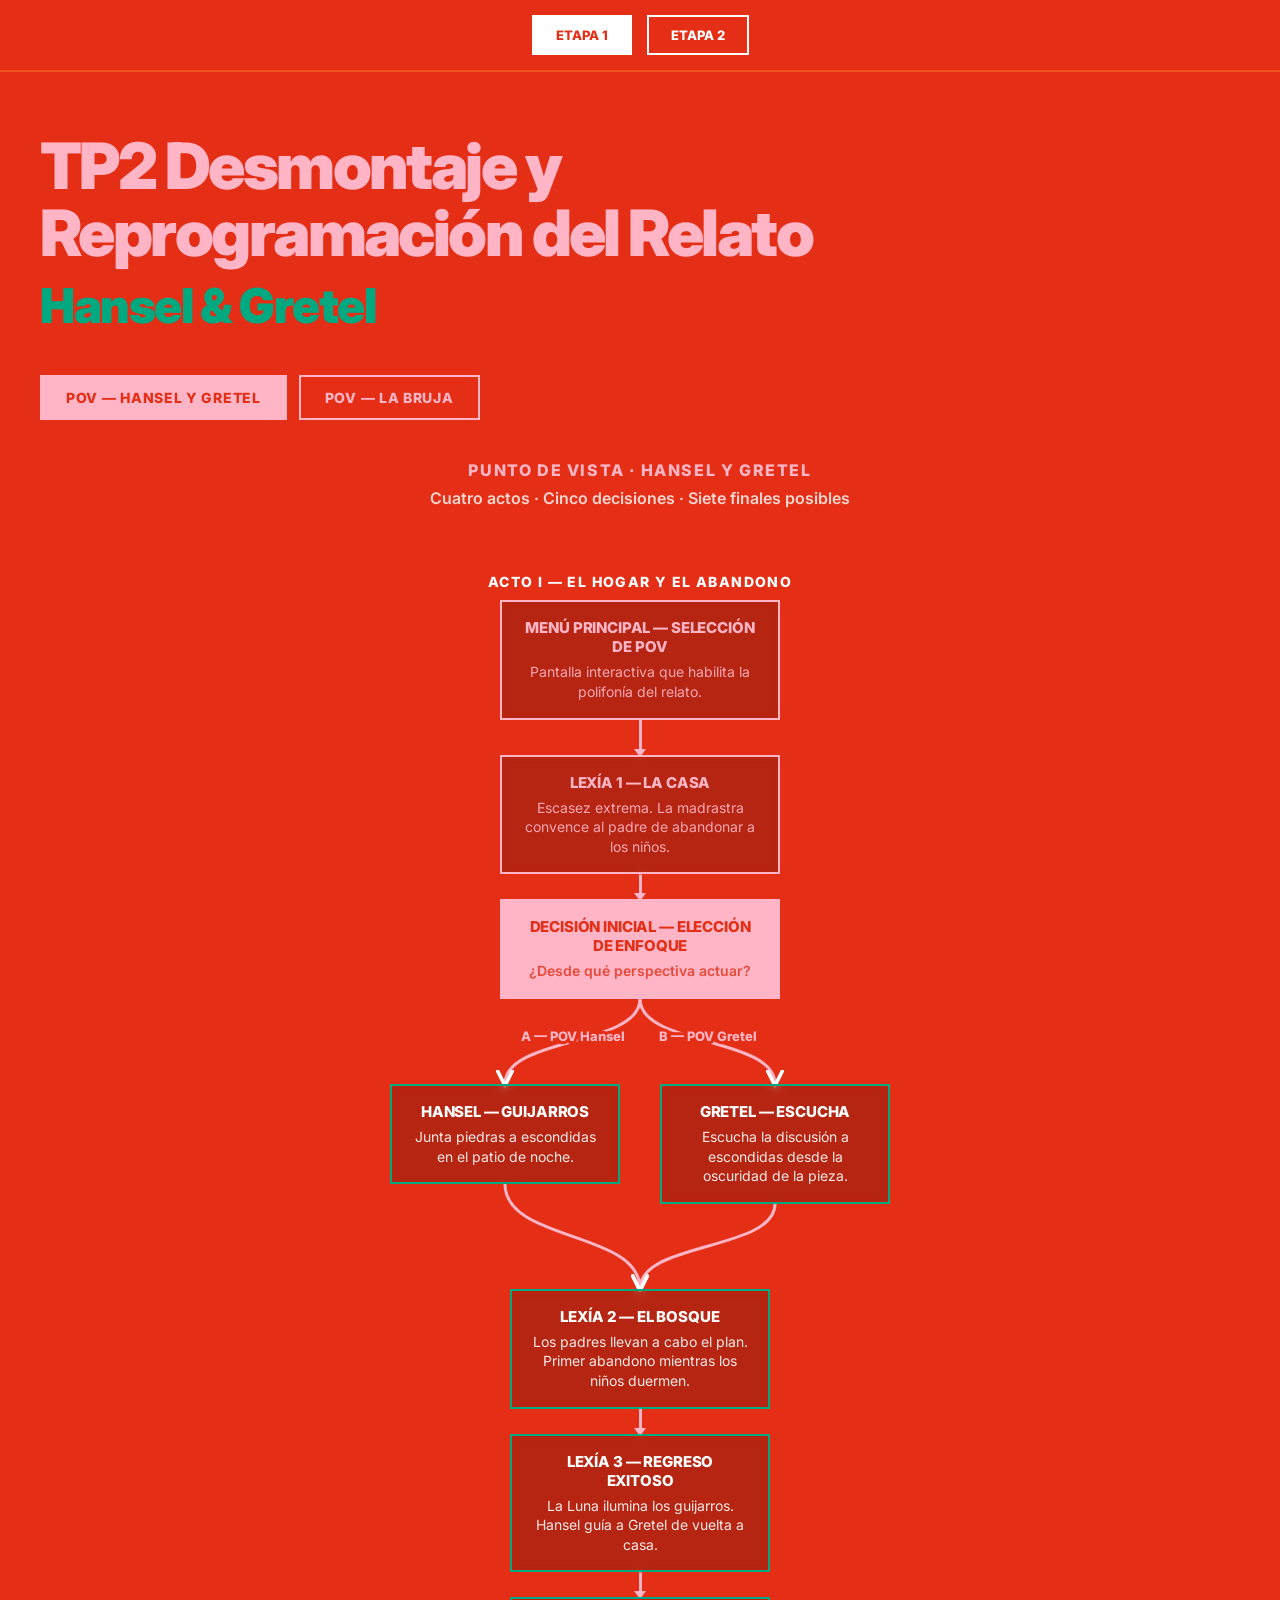
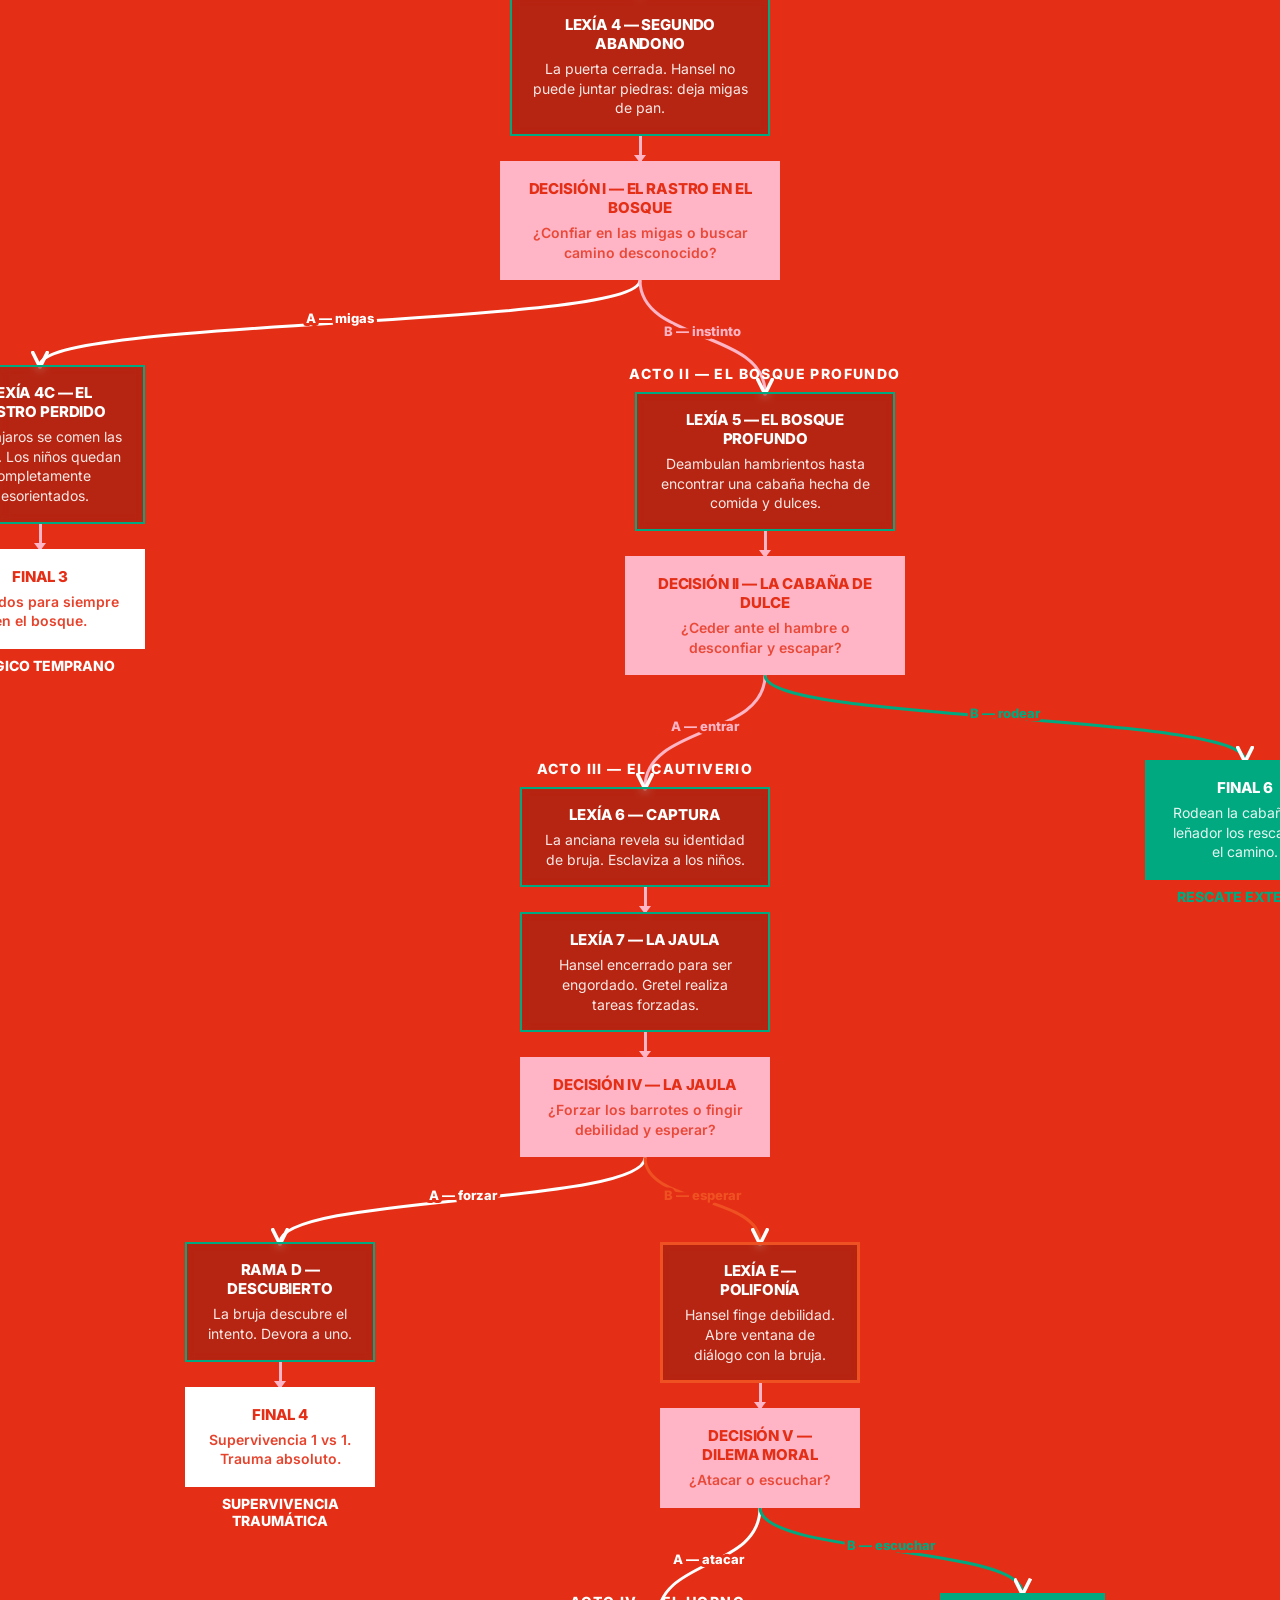
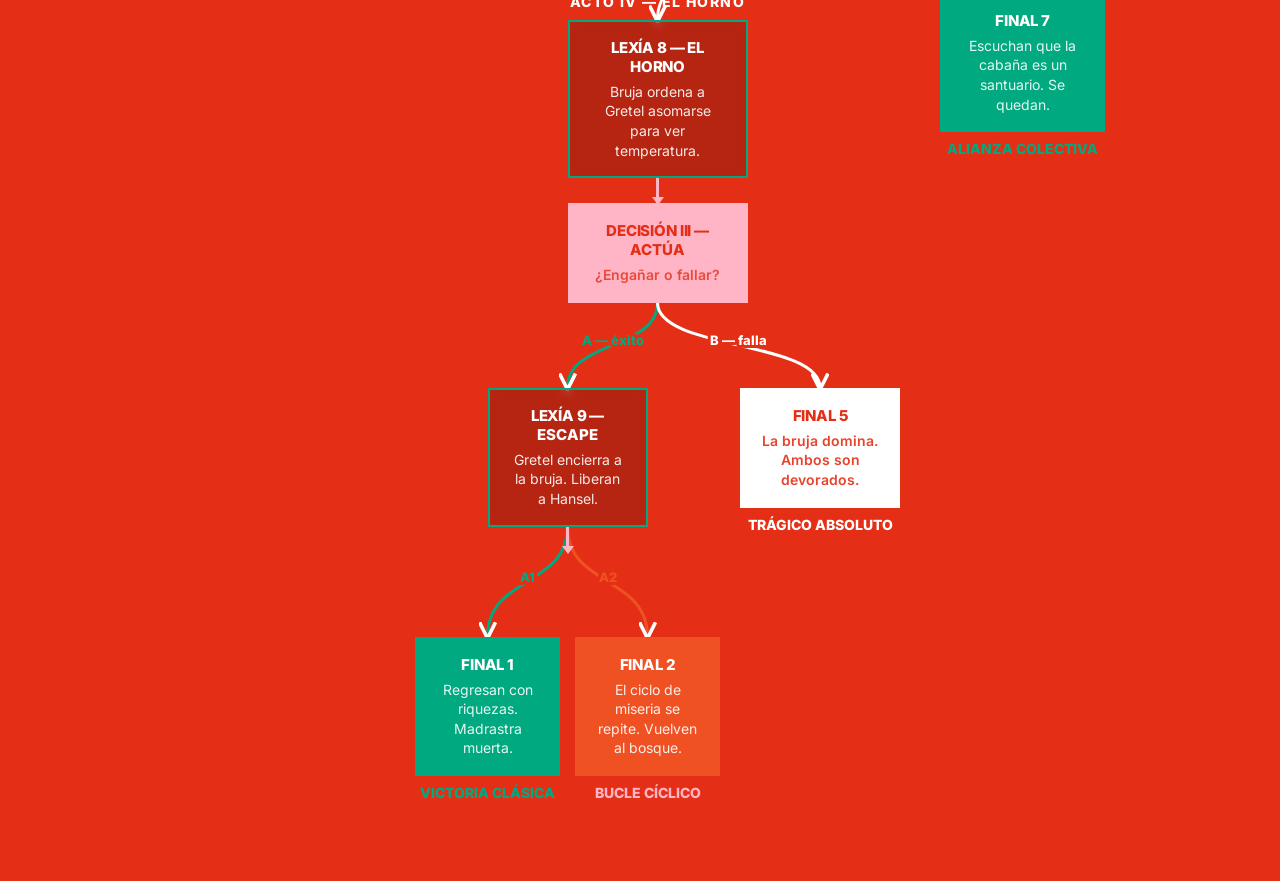
<file: index.html>
<!DOCTYPE html>
<html lang="es">
<head>
<meta charset="UTF-8">
<meta name="viewport" content="width=device-width, initial-scale=1.0">
<title>Etapa 1 — Mapa Narrativo · Hansel y Gretel</title>
<link rel="preconnect" href="https://fonts.googleapis.com">
<link rel="preconnect" href="https://fonts.gstatic.com" crossorigin>
<link rel="stylesheet" href="css/styles.css">
</head>
<body>

<nav class="main-nav">
  <a href="index.html" class="nav-btn active">Etapa 1</a>
  <a href="etapa2.html" class="nav-btn">Etapa 2</a>
</nav>

<header>
  <h1>TP2 Desmontaje y<br>Reprogramación del Relato</h1>
  <p class="subtitle">Hansel & Gretel</p>
</header>

<div class="pov-switcher">
  <button class="pov-btn active" onclick="switchPov('hg',this)">POV — Hansel y Gretel</button>
  <button class="pov-btn" onclick="switchPov('bruja',this)">POV — La Bruja</button>
</div>

<div id="pov-hg" class="panel active">
  <div class="chart-wrap">
    <div class="section-title">Punto de vista · Hansel y Gretel</div>
    <p class="section-sub">Cuatro actos · Cinco decisiones · Siete finales posibles</p>
    <div class="flow">
      <div class="act-label">Acto I — El hogar y el abandono</div>
      <div class="node node-root" id="hg-menu">
        <span class="node-title">Menú Principal — Selección de POV</span>
        <span class="node-sub">Pantalla interactiva que habilita la polifonía del relato.</span>
      </div>
      <div class="arrow arrow-med"></div>
      <div class="node node-root" id="hg-lex1">
        <span class="node-title">Lexía 1 — La Casa</span>
        <span class="node-sub">Escasez extrema. La madrastra convence al padre de abandonar a los niños.</span>
      </div>
      <div class="arrow arrow-short"></div>
      <div class="node node-dec" id="hg-dec0">
        <span class="node-title">Decisión Inicial — Elección de enfoque</span>
        <span class="node-sub">¿Desde qué perspectiva actuar?</span>
      </div>
      <div class="conn-spacer" data-conn='{"from":"hg-dec0","left":"hg-hansel","right":"hg-gretel","lbl":"A — POV Hansel","rbl":"B — POV Gretel","lc":"#FFB5C6","rc":"#FFB5C6"}'></div>
      <div class="branch-row">
        <div class="branch-col">
          <div class="node node-lexia" id="hg-hansel" style="width:230px">
            <span class="node-title">Hansel — Guijarros</span>
            <span class="node-sub">Junta piedras a escondidas en el patio de noche.</span>
          </div>
        </div>
        <div class="branch-col">
          <div class="node node-lexia" id="hg-gretel" style="width:230px">
            <span class="node-title">Gretel — Escucha</span>
            <span class="node-sub">Escucha la discusión a escondidas desde la oscuridad de la pieza.</span>
          </div>
        </div>
      </div>
      <div class="conn-spacer" data-conn='{"merge":true,"from":"hg-hansel","from2":"hg-gretel","to":"hg-lex2"}'></div>
      <div class="node node-lexia" id="hg-lex2">
        <span class="node-title">Lexía 2 — El Bosque</span>
        <span class="node-sub">Los padres llevan a cabo el plan. Primer abandono mientras los niños duermen.</span>
      </div>
      <div class="arrow arrow-short"></div>
      <div class="node node-lexia" id="hg-lex3">
        <span class="node-title">Lexía 3 — Regreso Exitoso</span>
        <span class="node-sub">La Luna ilumina los guijarros. Hansel guía a Gretel de vuelta a casa.</span>
      </div>
      <div class="arrow arrow-short"></div>
      <div class="node node-lexia" id="hg-lex4">
        <span class="node-title">Lexía 4 — Segundo Abandono</span>
        <span class="node-sub">La puerta cerrada. Hansel no puede juntar piedras: deja migas de pan.</span>
      </div>
      <div class="arrow arrow-short"></div>
      <div class="node node-dec" id="hg-dec1">
        <span class="node-title">Decisión I — El Rastro en el Bosque</span>
        <span class="node-sub">¿Confiar en las migas o buscar camino desconocido?</span>
      </div>
      <div class="conn-spacer" data-conn='{"from":"hg-dec1","left":"hg-lex4c","right":"hg-lex5","lbl":"A — migas","rbl":"B — instinto","lc":"#FFFFFF","rc":"#FFB5C6"}'></div>
      <div class="branch-row" style="align-items:flex-start">
        <div class="branch-col">
          <div class="node node-lexia" id="hg-lex4c" style="width:210px">
            <span class="node-title">Lexía 4C — El rastro perdido</span>
            <span class="node-sub">Los pájaros se comen las migas. Los niños quedan completamente desorientados.</span>
          </div>
          <div class="arrow arrow-short"></div>
          <div class="node node-final-bad" id="hg-final3" style="width:210px">
            <span class="node-title">Final 3</span>
            <span class="node-sub">Perdidos para siempre en el bosque.</span>
          </div>
          <div class="final-label" style="color:var(--text-white)">Trágico temprano</div>
        </div>
        <div class="branch-col">
          <div class="act-label" style="padding-top:0">Acto II — El bosque profundo</div>
          <div class="node node-lexia" id="hg-lex5">
            <span class="node-title">Lexía 5 — El Bosque Profundo</span>
            <span class="node-sub">Deambulan hambrientos hasta encontrar una cabaña hecha de comida y dulces.</span>
          </div>
          <div class="arrow arrow-short"></div>
          <div class="node node-dec" id="hg-dec2">
            <span class="node-title">Decisión II — La Cabaña de Dulce</span>
            <span class="node-sub">¿Ceder ante el hambre o desconfiar y escapar?</span>
          </div>
          <div class="conn-spacer" data-conn='{"from":"hg-dec2","left":"hg-lex6","right":"hg-final6","lbl":"A — entrar","rbl":"B — rodear","lc":"#FFB5C6","rc":"#00A97F"}'></div>
          <div class="branch-row" style="align-items:flex-start">
            <div class="branch-col">
              <div class="act-label" style="padding-top:0">Acto III — El cautiverio</div>
              <div class="node node-lexia" id="hg-lex6" style="width:250px">
                <span class="node-title">Lexía 6 — Captura</span>
                <span class="node-sub">La anciana revela su identidad de bruja. Esclaviza a los niños.</span>
              </div>
              <div class="arrow arrow-short"></div>
              <div class="node node-lexia" id="hg-lex7" style="width:250px">
                <span class="node-title">Lexía 7 — La Jaula</span>
                <span class="node-sub">Hansel encerrado para ser engordado. Gretel realiza tareas forzadas.</span>
              </div>
              <div class="arrow arrow-short"></div>
              <div class="node node-dec" id="hg-dec4" style="width:250px">
                <span class="node-title">Decisión IV — La Jaula</span>
                <span class="node-sub">¿Forzar los barrotes o fingir debilidad y esperar?</span>
              </div>
              <div class="conn-spacer" data-conn='{"from":"hg-dec4","left":"hg-ramaD","right":"hg-ramaE","lbl":"A — forzar","rbl":"B — esperar","lc":"#FFFFFF","rc":"#F05123"}'></div>
              <div class="branch-row" style="align-items:flex-start">
                <div class="branch-col">
                  <div class="node node-lexia" id="hg-ramaD" style="width:190px">
                    <span class="node-title">Rama D — Descubierto</span>
                    <span class="node-sub">La bruja descubre el intento. Devora a uno.</span>
                  </div>
                  <div class="arrow arrow-short"></div>
                  <div class="node node-final-bad" id="hg-final4" style="width:190px">
                    <span class="node-title">Final 4</span>
                    <span class="node-sub">Supervivencia 1 vs 1. Trauma absoluto.</span>
                  </div>
                  <div class="final-label" style="color:var(--text-white)">Supervivencia traumática</div>
                </div>
                <div class="branch-col">
                  <div class="node node-polif" id="hg-ramaE" style="width:200px">
                    <span class="node-title">Lexía E — Polifonía</span>
                    <span class="node-sub">Hansel finge debilidad. Abre ventana de diálogo con la bruja.</span>
                  </div>
                  <div class="arrow arrow-short"></div>
                  <div class="node node-dec" id="hg-dec5" style="width:200px">
                    <span class="node-title">Decisión V — Dilema Moral</span>
                    <span class="node-sub">¿Atacar o escuchar?</span>
                  </div>
                  <div class="conn-spacer" data-conn='{"from":"hg-dec5","left":"hg-lex8","right":"hg-final7","lbl":"A — atacar","rbl":"B — escuchar","lc":"#FFFFFF","rc":"#00A97F"}'></div>
                  <div class="branch-row" style="align-items:flex-start">
                    <div class="branch-col">
                      <div class="act-label" style="padding-top:0">Acto IV — El horno</div>
                      <div class="node node-lexia" id="hg-lex8" style="width:180px">
                        <span class="node-title">Lexía 8 — El Horno</span>
                        <span class="node-sub">Bruja ordena a Gretel asomarse para ver temperatura.</span>
                      </div>
                      <div class="arrow arrow-short"></div>
                      <div class="node node-dec" id="hg-dec3" style="width:180px">
                        <span class="node-title">Decisión III — Actúa</span>
                        <span class="node-sub">¿Engañar o fallar?</span>
                      </div>
                      <div class="conn-spacer" data-conn='{"from":"hg-dec3","left":"hg-lex9","right":"hg-final5","lbl":"A — éxito","rbl":"B — falla","lc":"#00A97F","rc":"#FFFFFF"}'></div>
                      <div class="branch-row" style="align-items:flex-start; gap: 20px;">
                        <div class="branch-col">
                          <div class="node node-lexia" id="hg-lex9" style="width:160px">
                            <span class="node-title">Lexía 9 — Escape</span>
                            <span class="node-sub">Gretel encierra a la bruja. Liberan a Hansel.</span>
                          </div>
                          <div class="arrow arrow-short"></div>
                          <div class="conn-spacer" data-conn='{"from":"hg-lex9","left":"hg-final1","right":"hg-final2","lbl":"A1","rbl":"A2","lc":"#00A97F","rc":"#F05123"}'></div>
                          <div class="branch-row" style="align-items:flex-start; gap: 15px;">
                            <div class="branch-col">
                              <div class="node node-final-good" id="hg-final1" style="width:145px">
                                <span class="node-title">Final 1</span>
                                <span class="node-sub">Regresan con riquezas. Madrastra muerta.</span>
                              </div>
                              <div class="final-label" style="color:var(--text-teal)">Victoria clásica</div>
                            </div>
                            <div class="branch-col">
                              <div class="node node-final-neu" id="hg-final2" style="width:145px">
                                <span class="node-title">Final 2</span>
                                <span class="node-sub">El ciclo de miseria se repite. Vuelven al bosque.</span>
                              </div>
                              <div class="final-label" style="color:var(--text-pink)">Bucle cíclico</div>
                            </div>
                          </div>
                        </div>
                        <div class="branch-col">
                          <div class="node node-final-bad" id="hg-final5" style="width:160px">
                            <span class="node-title">Final 5</span>
                            <span class="node-sub">La bruja domina. Ambos son devorados.</span>
                          </div>
                          <div class="final-label" style="color:var(--text-white)">Trágico absoluto</div>
                        </div>
                      </div>
                    </div>
                    <div class="branch-col">
                      <div class="node node-final-good" id="hg-final7" style="width:165px">
                        <span class="node-title">Final 7</span>
                        <span class="node-sub">Escuchan que la cabaña es un santuario. Se quedan.</span>
                      </div>
                      <div class="final-label" style="color:var(--text-teal)">Alianza colectiva</div>
                    </div>
                  </div>
                </div>
              </div>
            </div>
            <div class="branch-col">
              <div class="node node-final-good" id="hg-final6" style="width:200px">
                <span class="node-title">Final 6</span>
                <span class="node-sub">Rodean la cabaña. Un leñador los rescata en el camino.</span>
              </div>
              <div class="final-label" style="color:var(--text-teal)">Rescate externo</div>
            </div>
          </div>
        </div>
      </div>
    </div>
  </div>
</div>

<div id="pov-bruja" class="panel">
  <div class="chart-wrap">
    <div class="section-title">Punto de vista · La Bruja</div>
    <p class="section-sub">Tres ramas · Once finales posibles</p>
    <div class="tabs">
      <button class="tab-btn active" onclick="switchTab('atraer',this)">Rama 1 — Atraer</button>
      <button class="tab-btn" onclick="switchTab('ahuyentar',this)">Rama 2 — Ahuyentar</button>
      <button class="tab-btn" onclick="switchTab('espiar',this)">Rama 3 — Espiar</button>
    </div>

    <div id="tab-atraer" class="tab-panel active">
      <div class="flow">
        <div class="node node-nodo" id="bra-n0">
          <span class="node-title">N0 — Siente intrusos</span>
          <span class="node-sub">Hace años vive sola protegiendo la casa.</span>
        </div>
        <div class="arrow arrow-short"></div>
        <div class="node node-nodo" id="bra-n2">
          <span class="node-title">N2 — Atraer con dulces</span>
          <span class="node-sub">Usa el aroma a azúcar. Los niños entran a la casa.</span>
        </div>
        <div class="arrow arrow-short"></div>
        <div class="node node-dec" id="bra-dec2">
          <span class="node-title">2A — Decisión de captura</span>
          <span class="node-sub">¿Saltarles encima o separarlos?</span>
        </div>
        <div class="conn-spacer" data-conn='{"from":"bra-dec2","left":"bra-f3a","right":"bra-n3b","lbl":"A — saltar","rbl":"B — separar","lc":"#FFFFFF","rc":"#F05123"}'></div>
        <div class="branch-row" style="align-items:flex-start">
          <div class="branch-col">
            <div class="node node-final-bad" id="bra-f3a" style="width:200px">
              <span class="node-title">Final 3A</span>
              <span class="node-sub">Los niños escapan de las garras de la bruja.</span>
            </div>
            <div class="final-label" style="color:var(--text-white)">Fuga exitosa</div>
          </div>
          <div class="branch-col">
            <div class="node node-nodo" id="bra-n3b" style="width:240px">
              <span class="node-title">3B — Hansel enjaulado</span>
              <span class="node-sub">Encierra al niño. Gretel descubre e intenta salvarlo.</span>
            </div>
            <div class="arrow arrow-short"></div>
            <div class="node node-dec" id="bra-nodo3" style="width:240px">
              <span class="node-title">Nodo 3 — ¿Cerrar o atrapar?</span>
              <span class="node-sub">¿Cerrar puertas o atrapar a Gretel?</span>
            </div>
            <div class="conn-spacer" data-conn='{"from":"bra-nodo3","left":"bra-n4","right":"bra-n5","lbl":"A — cerrar","rbl":"B — atrapar","lc":"#F05123","rc":"#FFFFFF"}'></div>
            <div class="branch-row" style="align-items:flex-start">
              <div class="branch-col">
                <div class="node node-nodo" id="bra-n4" style="width:200px">
                  <span class="node-title">N4 — Los recibe amable</span>
                  <span class="node-sub">Escucha que fueron abandonados.</span>
                </div>
                <div class="arrow arrow-short"></div>
                <div class="node node-dec" id="bra-dec4" style="width:200px">
                  <span class="node-title">¿Ayudarlos o usar?</span>
                  <span class="node-sub">Dos impulsos internos.</span>
                </div>
                <div class="conn-spacer" data-conn='{"from":"bra-dec4","left":"bra-n6","right":"bra-n7","lbl":"N6 — ayudar","rbl":"N7 — usar","lc":"#F05123","rc":"#FFFFFF"}'></div>
                <div class="branch-row" style="align-items:flex-start">
                  <div class="branch-col">
                    <div class="node node-nodo" id="bra-n6" style="width:165px">
                      <span class="node-title">N6 — Recuerda</span>
                      <span class="node-sub">Rechazo familiar.</span>
                    </div>
                    <div class="arrow arrow-short"></div>
                    <div class="node node-dec" id="bra-dec6" style="width:165px">
                      <span class="node-title">¿Magia o guiar?</span>
                    </div>
                    <div class="conn-spacer" data-conn='{"from":"bra-dec6","left":"bra-fC","right":"bra-fD","lbl":"C","rbl":"D","lc":"#00A97F","rc":"#00A97F"}'></div>
                    <div class="branch-row" style="align-items:flex-start; gap: 15px;">
                      <div class="branch-col">
                        <div class="node node-final-good" id="bra-fC" style="width:125px">
                          <span class="node-title">Final C</span>
                          <span class="node-sub">Enseña magia.</span>
                        </div>
                      </div>
                      <div class="branch-col">
                        <div class="node node-final-good" id="bra-fD" style="width:125px">
                          <span class="node-title">Final D</span>
                          <span class="node-sub">Los guía a casa.</span>
                        </div>
                      </div>
                    </div>
                  </div>
                  <div class="branch-col">
                    <div class="node node-nodo" id="bra-n7" style="width:165px">
                      <span class="node-title">N7 — Descubren</span>
                      <span class="node-sub">Gretel ve el plan.</span>
                    </div>
                    <div class="arrow arrow-short"></div>
                    <div class="node node-dec" id="bra-dec7" style="width:165px">
                      <span class="node-title">¿Pelear o negociar?</span>
                    </div>
                    <div class="conn-spacer" data-conn='{"from":"bra-dec7","left":"bra-fE","right":"bra-fF","lbl":"E","rbl":"F","lc":"#FFFFFF","rc":"#FFB5C6"}'></div>
                    <div class="branch-row" style="align-items:flex-start; gap: 15px;">
                      <div class="branch-col">
                        <div class="node node-final-bad" id="bra-fE" style="width:125px">
                          <span class="node-title">Final E</span>
                          <span class="node-sub">Va al horno.</span>
                        </div>
                      </div>
                      <div class="branch-col">
                        <div class="node node-final-neu" id="bra-fF" style="width:125px">
                          <span class="node-title">Final F</span>
                          <span class="node-sub">Gretel se queda.</span>
                        </div>
                      </div>
                    </div>
                  </div>
                </div>
              </div>
              <div class="branch-col">
                <div class="node node-nodo" id="bra-n5" style="width:180px">
                  <span class="node-title">N5 — Hostil</span>
                  <span class="node-sub">Hansel listo para el horno.</span>
                </div>
                <div class="arrow arrow-short"></div>
                <div class="node node-dec" id="bra-dec5" style="width:180px">
                  <span class="node-title">¿Cocinar o culpa?</span>
                  <span class="node-sub">Impulsos en tensión.</span>
                </div>
                <div class="conn-spacer" data-conn='{"from":"bra-dec5","left":"bra-fA","right":"bra-fB","lbl":"A","rbl":"B","lc":"#FFFFFF","rc":"#00A97F"}'></div>
                <div class="branch-row" style="align-items:flex-start; gap: 15px;">
                  <div class="branch-col">
                    <div class="node node-final-bad" id="bra-fA" style="width:125px">
                      <span class="node-title">Final A</span>
                      <span class="node-sub">Cocina al niño. Soledad.</span>
                    </div>
                  </div>
                  <div class="branch-col">
                    <div class="node node-final-good" id="bra-fB" style="width:125px">
                      <span class="node-title">Final B</span>
                      <span class="node-sub">Libera por culpa.</span>
                    </div>
                  </div>
                </div>
              </div>
            </div>
          </div>
        </div>
      </div>
    </div>

    <div id="tab-ahuyentar" class="tab-panel">
      <div class="flow">
        <div class="node node-nodo" id="ahu-n0">
          <span class="node-title">N0 — Siente intrusos</span>
        </div>
        <div class="arrow arrow-short"></div>
        <div class="node node-nodo" id="ahu-n3">
          <span class="node-title">N3 — Ahuyentar con magia</span>
          <span class="node-sub">Cambia caminos del bosque para desorientarlos.</span>
        </div>
        <div class="arrow arrow-short"></div>
        <div class="node node-dec" id="ahu-dec">
          <span class="node-title">¿Perderlos o guiarlos?</span>
        </div>
        <div class="conn-spacer" data-conn='{"from":"ahu-dec","left":"ahu-fG","right":"ahu-fH","lbl":"G — perder","rbl":"H — guiar","lc":"#FFFFFF","rc":"#00A97F"}'></div>
        <div class="branch-row" style="gap:60px">
          <div class="branch-col">
            <div class="node node-final-bad" id="ahu-fG" style="width:220px">
              <span class="node-title">Final G</span>
              <span class="node-sub">Bosque se vuelve infinito. Perdidos para siempre.</span>
            </div>
          </div>
          <div class="branch-col">
            <div class="node node-final-good" id="ahu-fH" style="width:220px">
              <span class="node-title">Final H</span>
              <span class="node-sub">Guiados en secreto hacia el pueblo.</span>
            </div>
          </div>
        </div>
      </div>
    </div>

    <div id="tab-espiar" class="tab-panel">
      <div class="flow">
        <div class="node node-nodo" id="esp-n0">
          <span class="node-title">N0 — Siente intrusos</span>
        </div>
        <div class="arrow arrow-short"></div>
        <div class="node node-nodo" id="esp-n1">
          <span class="node-title">N1 — Vigilar desde lejos</span>
        </div>
        <div class="arrow arrow-short"></div>
        <div class="node node-dec" id="esp-dec1">
          <span class="node-title">¿Seguir o mostrarse?</span>
        </div>
        <div class="conn-spacer" data-conn='{"from":"esp-dec1","left":"esp-n8","right":"esp-fI","lbl":"seguir — N8","rbl":"revelarse","lc":"#F05123","rc":"#FFFFFF"}'></div>
        <div class="branch-row" style="gap:60px; align-items:flex-start">
          <div class="branch-col">
            <div class="node node-nodo" id="esp-n8" style="width:240px">
              <span class="node-title">N8 — Ve su hambre real</span>
            </div>
            <div class="arrow arrow-short"></div>
            <div class="node node-dec" id="esp-dec2" style="width:240px">
              <span class="node-title">¿Crear ilusión o revelarse?</span>
            </div>
            <div class="conn-spacer" data-conn='{"from":"esp-dec2","left":"esp-fJ","right":"esp-fK","lbl":"J — ilusión","rbl":"K — verdad","lc":"#FFB5C6","rc":"#00A97F"}'></div>
            <div class="branch-row" style="gap:30px">
              <div class="branch-col">
                <div class="node node-final-neu" id="esp-fJ" style="width:180px">
                  <span class="node-title">Final J</span>
                  <span class="node-sub">Ilusión creada para tener compañía.</span>
                </div>
              </div>
              <div class="branch-col">
                <div class="node node-final-good" id="esp-fK" style="width:180px">
                  <span class="node-title">Final K</span>
                  <span class="node-sub">Revela su pasado como exiliada.</span>
                </div>
              </div>
            </div>
          </div>
          <div class="branch-col">
            <div class="node node-final-neu" id="esp-fI" style="width:220px">
              <span class="node-title">Final I</span>
              <span class="node-sub">Huyen aterrados. Vista siempre como un monstruo.</span>
            </div>
          </div>
        </div>
      </div>
    </div>

    <div class="legend" style="margin-top: 40px;">
      <div class="legend-item"><span class="legend-swatch sw-purple"></span>Nodo narrativo</div>
      <div class="legend-item"><span class="legend-swatch sw-amber"></span>Punto de decisión</div>
      <div class="legend-item"><span class="legend-swatch sw-sage"></span>Final positivo</div>
      <div class="legend-item"><span class="legend-swatch sw-rose"></span>Final oscuro</div>
      <div class="legend-item"><span class="legend-swatch sw-gray"></span>Final ambiguo</div>
    </div>
  </div>
</div>

<svg id="gsvg">
  <defs>
    <marker id="arr" viewBox="0 0 10 10" refX="8" refY="5"
      markerWidth="6" markerHeight="6" orient="auto-start-reverse">
      <path d="M1 1L9 5L1 9" fill="none" stroke="currentColor" stroke-width="2" stroke-linecap="square" stroke-linejoin="miter"/>
    </marker>
  </defs>
</svg>

<script>
function switchPov(id, btn) {
  document.querySelectorAll('.panel').forEach(p => p.classList.remove('active'));
  document.querySelectorAll('.pov-btn').forEach(b => b.classList.remove('active'));
  document.getElementById('pov-' + id).classList.add('active');
  btn.classList.add('active');
  requestAnimationFrame(drawAll);
}
function switchTab(id, btn) {
  document.querySelectorAll('.tab-panel').forEach(p => p.classList.remove('active'));
  document.querySelectorAll('.tab-btn').forEach(b => b.classList.remove('active'));
  document.getElementById('tab-' + id).classList.add('active');
  btn.classList.add('active');
  requestAnimationFrame(drawAll);
}

function cx(el) { const r = el.getBoundingClientRect(); return r.left + r.width / 2 + window.scrollX; }
function bot(el) { const r = el.getBoundingClientRect(); return r.bottom + window.scrollY; }
function topY(el) { const r = el.getBoundingClientRect(); return r.top + window.scrollY; }

function ns(tag) { return document.createElementNS('http://www.w3.org/2000/svg', tag); }

function drawCurve(svg, x1, y1, x2, y2, color) {
  const p = ns('path');
  const offset = Math.abs(y2 - y1) / 1.8; 
  const d = `M ${x1.toFixed(1)} ${y1.toFixed(1)} 
             C ${x1.toFixed(1)} ${(y1 + offset).toFixed(1)}, 
               ${x2.toFixed(1)} ${(y2 - offset).toFixed(1)}, 
               ${x2.toFixed(1)} ${y2.toFixed(1)}`;
  p.setAttribute('d', d);
  p.setAttribute('fill', 'none');
  p.setAttribute('stroke', color);
  p.setAttribute('stroke-width', '3'); 
  p.setAttribute('color', color); 
  p.setAttribute('marker-end', 'url(#arr)');
  svg.appendChild(p);
}

function drawLabel(svg, x, y, text, color) {
  const t = ns('text');
  t.setAttribute('x', x.toFixed(1)); 
  t.setAttribute('y', y.toFixed(1)); /* Centrado perfecto sin offset hacia abajo */
  t.setAttribute('font-size', '13');
  t.setAttribute('fill', color);
  t.setAttribute('font-style', 'normal');
  t.setAttribute('font-weight', '800');
  t.setAttribute('font-family', "'Inter', sans-serif");
  t.setAttribute('text-anchor', 'middle');
  t.setAttribute('paint-order', 'stroke fill');
  t.setAttribute('stroke', '#E42F16');
  t.setAttribute('stroke-width', '6');
  t.setAttribute('stroke-linejoin', 'round');
  t.textContent = text;
  svg.appendChild(t);
}

function drawAll() {
  const svg = document.getElementById('gsvg');
  svg.style.height = document.documentElement.scrollHeight + 'px';
  svg.style.width = document.documentElement.scrollWidth + 'px';
  
  const defs = svg.querySelector('defs');
  while (svg.lastChild !== defs) svg.removeChild(svg.lastChild);

  document.querySelectorAll('.conn-spacer[data-conn]').forEach(spacer => {
    const r = spacer.getBoundingClientRect();
    if (r.width === 0 || !document.body.contains(spacer)) return;
    let el = spacer;
    while (el && el !== document.body) {
      if (getComputedStyle(el).display === 'none') return;
      el = el.parentElement;
    }

    const cfg = JSON.parse(spacer.getAttribute('data-conn'));

    if (cfg.merge) {
      const A = document.getElementById(cfg.from);
      const B = document.getElementById(cfg.from2);
      const T = document.getElementById(cfg.to);
      if (!A || !B || !T) return;
      const tx = cx(T), ty = topY(T);
      drawCurve(svg, cx(A), bot(A), tx, ty, '#FFB5C6');
      drawCurve(svg, cx(B), bot(B), tx, ty, '#FFB5C6');
      return;
    }

    const fromEl = document.getElementById(cfg.from);
    const leftEl = document.getElementById(cfg.left);
    const rightEl= document.getElementById(cfg.right);
    if (!fromEl || !leftEl || !rightEl) return;

    const sx = cx(fromEl), sy = bot(fromEl);
    const lx = cx(leftEl),  ly = topY(leftEl);
    const rx = cx(rightEl), ry = topY(rightEl);

    drawCurve(svg, sx, sy, lx, ly, cfg.lc || '#FFB5C6');
    drawCurve(svg, sx, sy, rx, ry, cfg.rc || '#FFB5C6');

    if (cfg.lbl) drawLabel(svg, (sx + lx) / 2, (sy + ly) / 2, cfg.lbl, cfg.lc || '#FFB5C6');
    if (cfg.rbl) drawLabel(svg, (sx + rx) / 2, (sy + ry) / 2, cfg.rbl, cfg.rc || '#FFB5C6');
  });
}

window.addEventListener('load',   () => requestAnimationFrame(drawAll));
window.addEventListener('resize', () => requestAnimationFrame(drawAll));
document.fonts.ready.then(() => requestAnimationFrame(drawAll));
window.addEventListener('load', () => setTimeout(drawAll, 300));
</script>
</body>
</html>
</file>
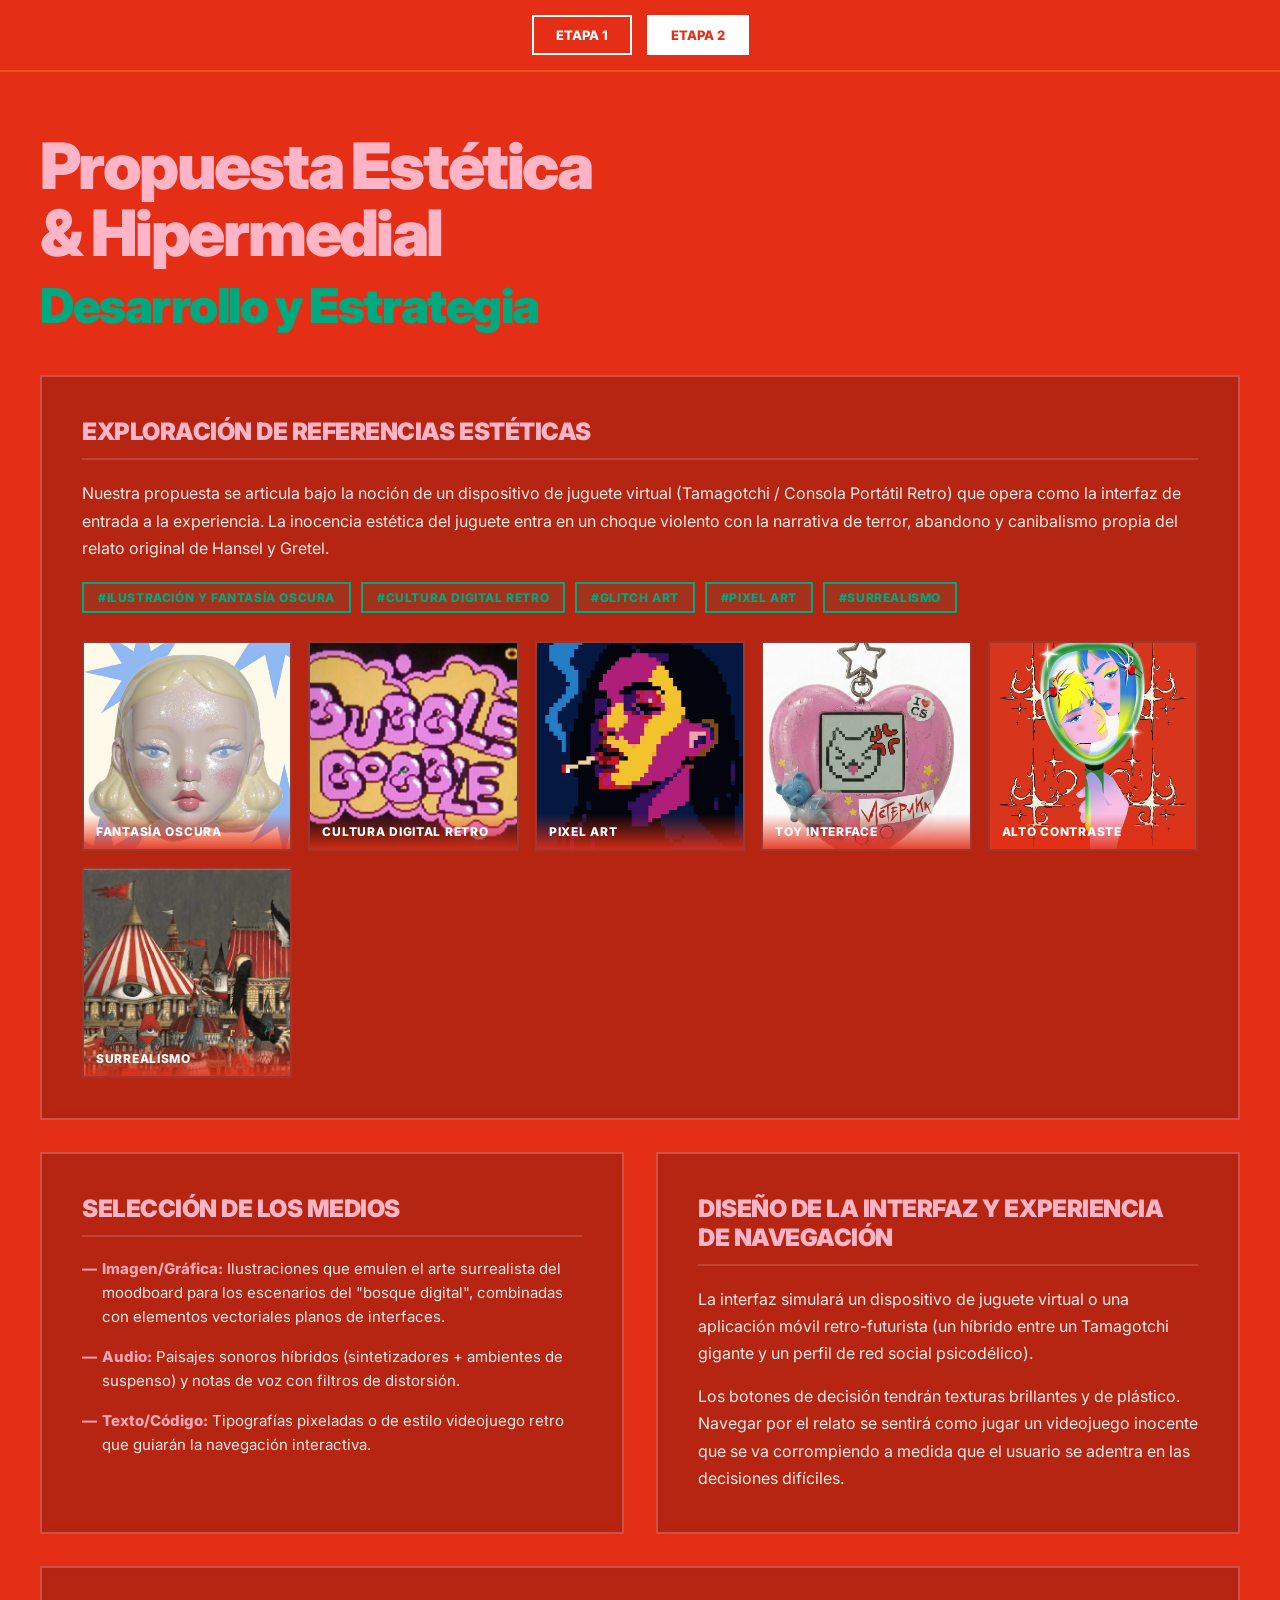
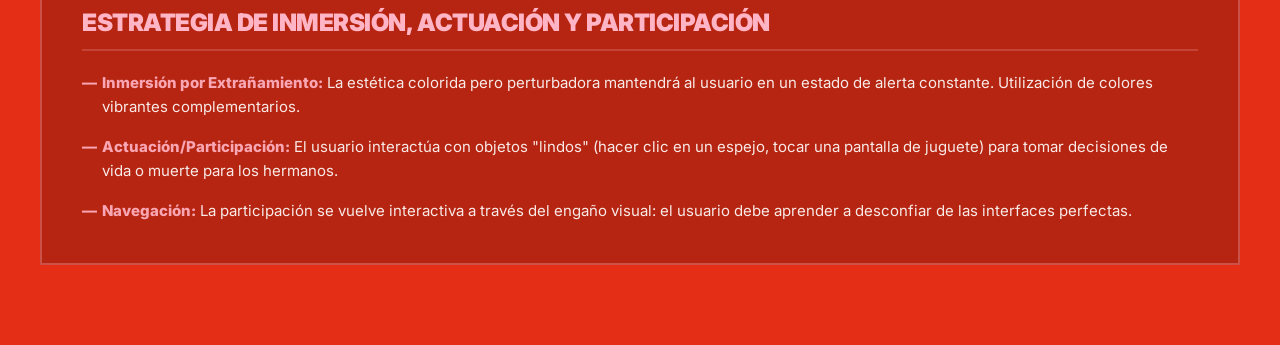
<file: etapa2.html>
<!DOCTYPE html>
<html lang="es">
<head>
<meta charset="UTF-8">
<meta name="viewport" content="width=device-width, initial-scale=1.0">
<title>Etapa 2 — Propuesta Estética · Hansel y Gretel</title>
<link rel="preconnect" href="https://fonts.googleapis.com">
<link rel="preconnect" href="https://fonts.gstatic.com" crossorigin>
<link rel="stylesheet" href="css/styles.css">
<style>
  /* ===== ETAPA 2 — ESTILOS PROPIOS ===== */

  .etapa2-content {
    max-width: 1400px;
    margin: 0 auto;
    padding: 0 40px 80px;
    display: flex;
    flex-direction: column;
    gap: 32px;
  }

  .content-box {
    background: rgba(0, 0, 0, 0.2);
    border: 2px solid rgba(255, 181, 198, 0.3);
    padding: 40px;
    backdrop-filter: blur(4px);
  }

  .content-box h2 {
    font-family: 'Inter', sans-serif;
    font-size: clamp(16px, 2.5vw, 24px);
    font-weight: 900;
    letter-spacing: -0.02em;
    color: var(--text-pink);
    text-transform: uppercase;
    margin-bottom: 20px;
    padding-bottom: 12px;
    border-bottom: 2px solid rgba(255, 181, 198, 0.2);
  }

  .content-box p {
    font-size: 16px;
    font-weight: 400;
    line-height: 1.7;
    color: var(--text-white);
    opacity: 0.9;
    margin-bottom: 16px;
  }

  .content-box p:last-child { margin-bottom: 0; }

  /* ===== TAGS ===== */
  .tag-list {
    display: flex;
    flex-wrap: wrap;
    gap: 10px;
    margin-top: 20px;
  }

  .tag {
    font-family: 'Inter', sans-serif;
    font-size: 12px;
    font-weight: 800;
    letter-spacing: 0.05em;
    text-transform: uppercase;
    padding: 6px 14px;
    border: 2px solid var(--text-teal);
    color: var(--text-teal);
    background: rgba(0, 169, 127, 0.1);
  }

  /* ===== MOODBOARD ===== */
  .moodboard-sim {
    display: grid;
    grid-template-columns: repeat(auto-fill, minmax(200px, 1fr));
    gap: 16px;
    margin-top: 28px;
  }

  .mood-box {
    position: relative;
    aspect-ratio: 1 / 1;
    overflow: hidden;
    border: 2px solid rgba(255, 181, 198, 0.2);
    background: rgba(0, 0, 0, 0.3);
  }

  .mood-box img {
    width: 100%;
    height: 100%;
    object-fit: cover;
    display: block;
    filter: saturate(0.85);
    transition: filter 0.3s, transform 0.3s;
  }

  .mood-box:hover img {
    filter: saturate(1.1);
    transform: scale(1.04);
  }

  .mood-txt {
    position: absolute;
    bottom: 0;
    left: 0;
    right: 0;
    padding: 10px 12px;
    background: linear-gradient(to top, rgba(228, 47, 22, 0.9), transparent);
    font-family: 'Inter', sans-serif;
    font-size: 12px;
    font-weight: 800;
    letter-spacing: 0.06em;
    text-transform: uppercase;
    color: var(--text-white);
  }

  /* ===== GRID DOS COLUMNAS ===== */
  .etapa2-grid {
    display: grid;
    grid-template-columns: 1fr 1fr;
    gap: 32px;
  }

  @media (max-width: 768px) {
    .etapa2-grid {
      grid-template-columns: 1fr;
    }
    .etapa2-content {
      padding: 0 20px 60px;
    }
    .content-box {
      padding: 28px 20px;
    }
    .moodboard-sim {
      grid-template-columns: repeat(2, 1fr);
    }
  }

  /* ===== LISTA ===== */
  .media-list {
    list-style: none;
    padding: 0;
    margin: 0;
    display: flex;
    flex-direction: column;
    gap: 16px;
  }

  .media-list li {
    font-size: 15px;
    font-weight: 400;
    line-height: 1.6;
    color: var(--text-white);
    opacity: 0.9;
    padding-left: 20px;
    position: relative;
  }

  .media-list li::before {
    content: '—';
    position: absolute;
    left: 0;
    color: var(--text-pink);
    font-weight: 800;
  }

  .media-list li strong {
    color: var(--text-pink);
    font-weight: 800;
  }
</style>
</head>
<body>

<nav class="main-nav">
  <a href="index.html" class="nav-btn">Etapa 1</a>
  <a href="etapa2.html" class="nav-btn active">Etapa 2</a>
</nav>

<header>
  <h1>Propuesta Estética<br>&amp; Hipermedial</h1>
  <p class="subtitle">Desarrollo y Estrategia</p>
</header>

<div class="etapa2-content">

  <div class="content-box">
    <h2>Exploración de Referencias Estéticas</h2>
    <p>Nuestra propuesta se articula bajo la noción de un dispositivo de juguete virtual (Tamagotchi / Consola Portátil Retro) que opera como la interfaz de entrada a la experiencia. La inocencia estética del juguete entra en un choque violento con la narrativa de terror, abandono y canibalismo propia del relato original de Hansel y Gretel.</p>
    <div class="tag-list">
      <span class="tag">#Ilustración y Fantasía Oscura</span>
      <span class="tag">#Cultura Digital Retro</span>
      <span class="tag">#Glitch art</span>
      <span class="tag">#Pixel art</span>
      <span class="tag">#Surrealismo</span>
    </div>
    <div class="moodboard-sim">
      <div class="mood-box">
        <img src="img/AI doll avatar.jpg" alt="Fantasía Oscura">
        <div class="mood-txt">Fantasía Oscura</div>
      </div>
      <div class="mood-box">
        <img src="img/bubble.jpg" alt="Cultura Digital Retro">
        <div class="mood-txt">Cultura Digital Retro</div>
      </div>
      <div class="mood-box">
        <img src="img/pixel.jpg" alt="Pixel Art">
        <div class="mood-txt">Pixel Art</div>
      </div>
      <div class="mood-box">
        <img src="img/tama.jpg" alt="Toy Interface">
        <div class="mood-txt">Toy Interface</div>
      </div>
      <div class="mood-box">
        <img src="img/Two girls illustration.jpg" alt="Alto Contraste">
        <div class="mood-txt">Alto Contraste</div>
      </div>
      <div class="mood-box">
        <img src="img/junaida.jpg" alt="Surrealismo">
        <div class="mood-txt">Surrealismo</div>
      </div>
    </div>
  </div>

  <div class="etapa2-grid">
    <div class="content-box">
      <h2>Selección de los Medios</h2>
      <ul class="media-list">
        <li><strong>Imagen/Gráfica:</strong> Ilustraciones que emulen el arte surrealista del moodboard para los escenarios del "bosque digital", combinadas con elementos vectoriales planos de interfaces.</li>
        <li><strong>Audio:</strong> Paisajes sonoros híbridos (sintetizadores + ambientes de suspenso) y notas de voz con filtros de distorsión.</li>
        <li><strong>Texto/Código:</strong> Tipografías pixeladas o de estilo videojuego retro que guiarán la navegación interactiva.</li>
      </ul>
    </div>

    <div class="content-box">
      <h2>Diseño de la Interfaz y Experiencia de Navegación</h2>
      <p>La interfaz simulará un dispositivo de juguete virtual o una aplicación móvil retro-futurista (un híbrido entre un Tamagotchi gigante y un perfil de red social psicodélico).</p>
      <p>Los botones de decisión tendrán texturas brillantes y de plástico. Navegar por el relato se sentirá como jugar un videojuego inocente que se va corrompiendo a medida que el usuario se adentra en las decisiones difíciles.</p>
    </div>
  </div>

  <div class="content-box">
    <h2>Estrategia de Inmersión, Actuación y Participación</h2>
    <ul class="media-list">
      <li><strong>Inmersión por Extrañamiento:</strong> La estética colorida pero perturbadora mantendrá al usuario en un estado de alerta constante. Utilización de colores vibrantes complementarios.</li>
      <li><strong>Actuación/Participación:</strong> El usuario interactúa con objetos "lindos" (hacer clic en un espejo, tocar una pantalla de juguete) para tomar decisiones de vida o muerte para los hermanos.</li>
      <li><strong>Navegación:</strong> La participación se vuelve interactiva a través del engaño visual: el usuario debe aprender a desconfiar de las interfaces perfectas.</li>
    </ul>
  </div>

</div>

</body>
</html>
</file>
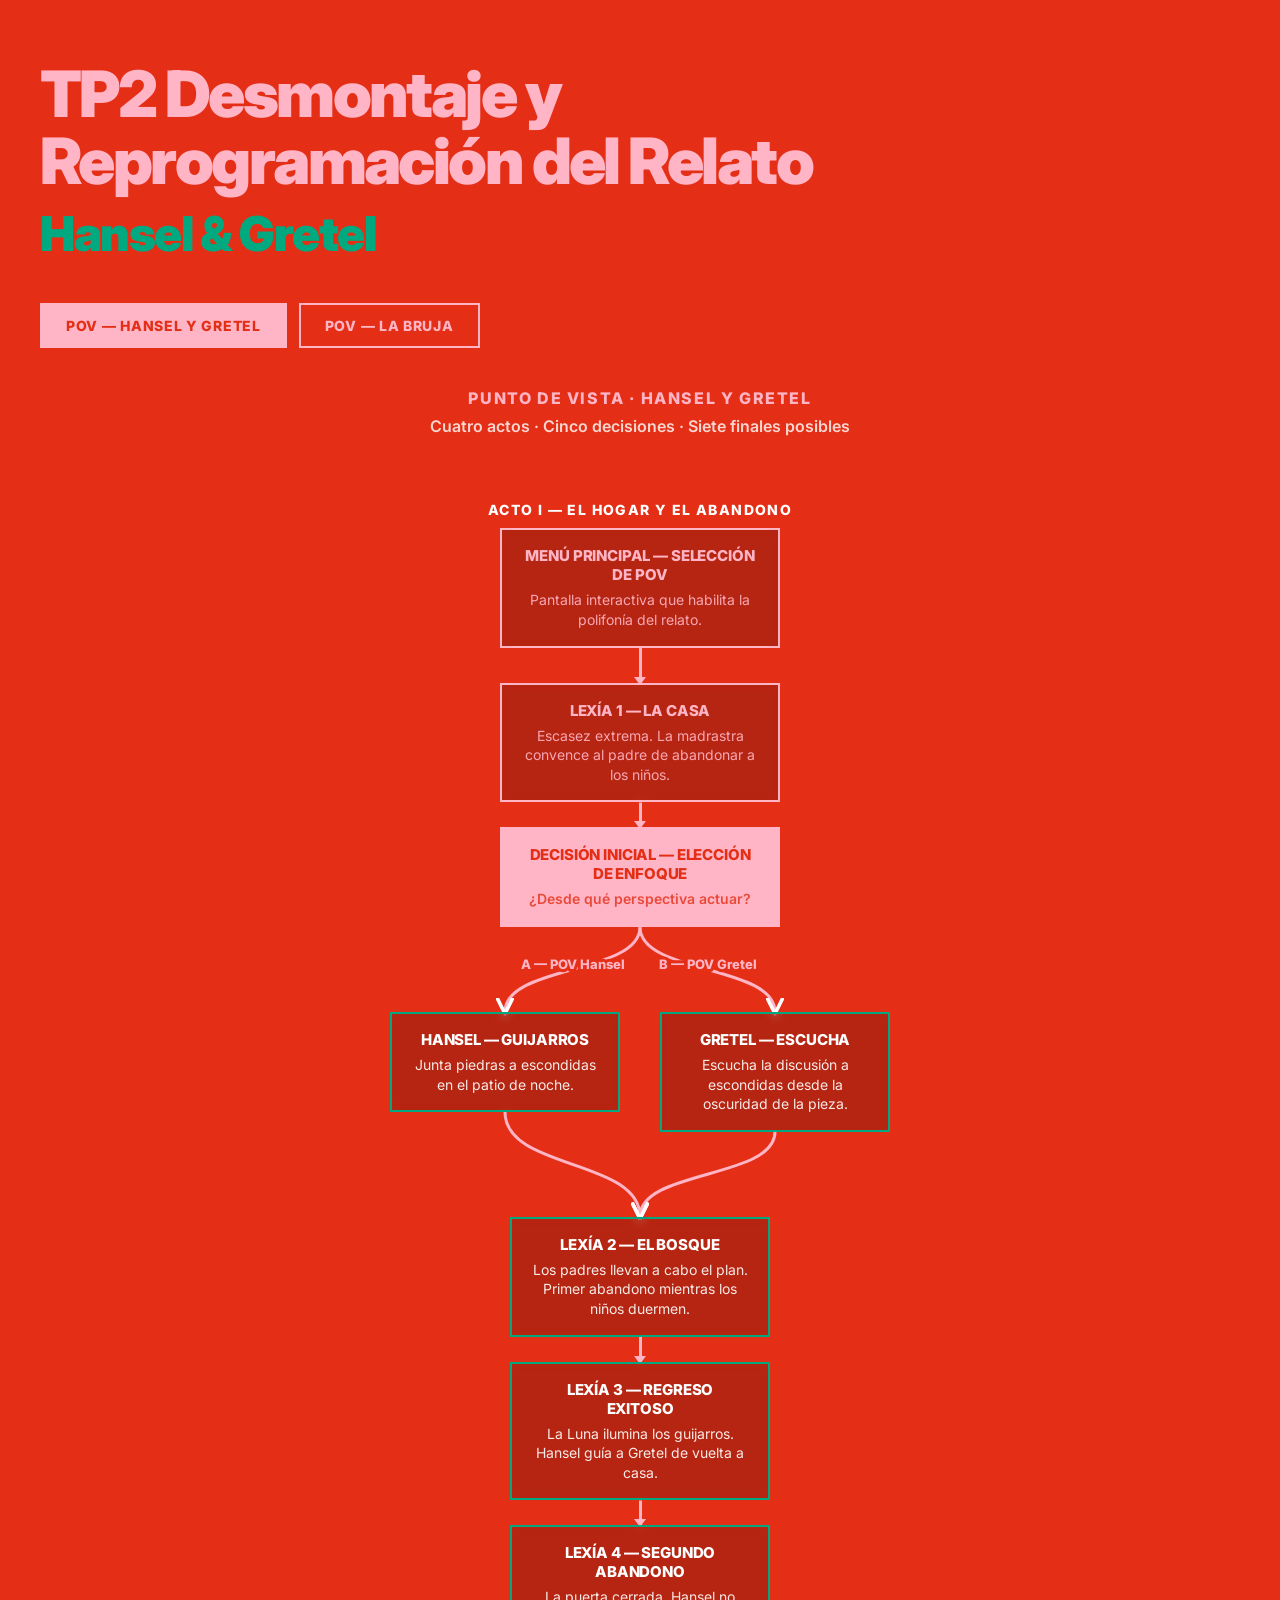
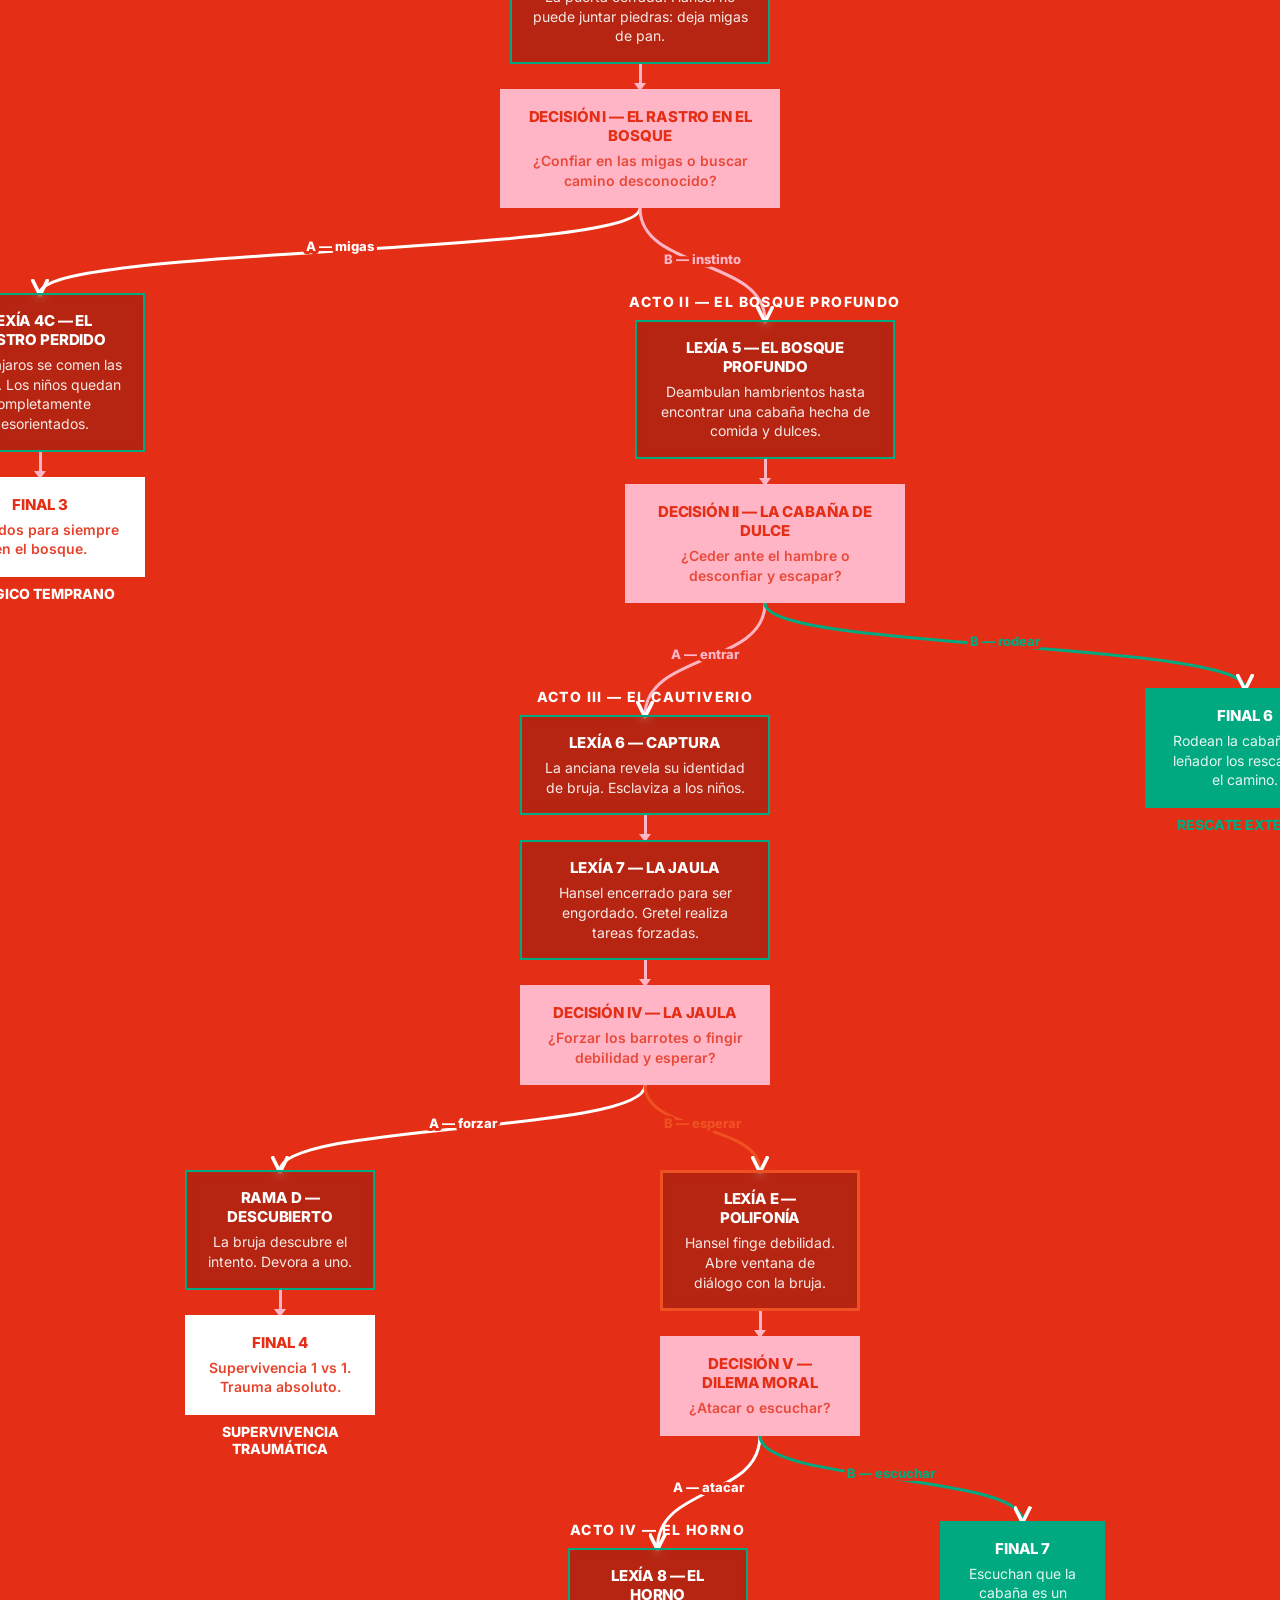
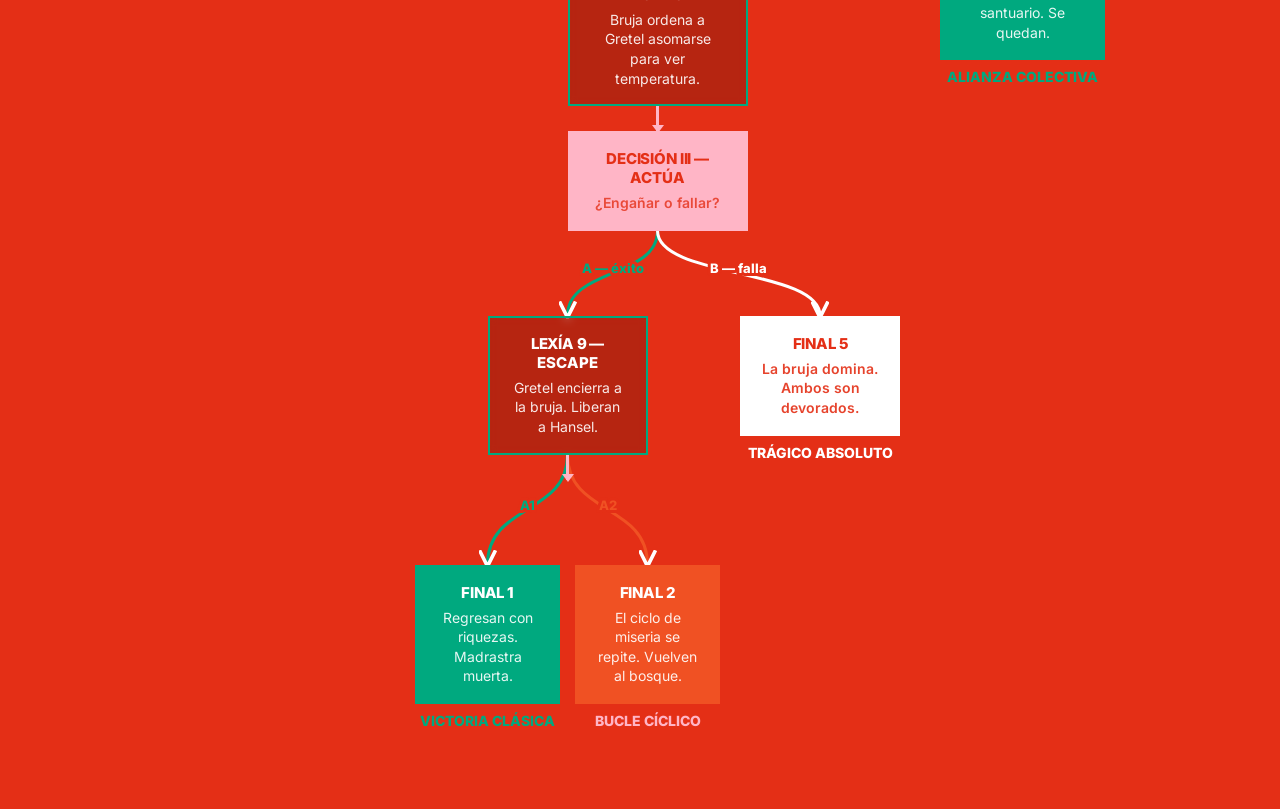
<file: hanselgretel_flowchart.html>
<!DOCTYPE html>
<html lang="es">
<head>
<meta charset="UTF-8">
<meta name="viewport" content="width=device-width, initial-scale=1.0">
<title>Hansel y Gretel — Mapa Narrativo</title>
<link rel="preconnect" href="https://fonts.googleapis.com">
<link rel="preconnect" href="https://fonts.gstatic.com" crossorigin>
<link href="https://fonts.googleapis.com/css2?family=Inter:wght@400;600;800;900&display=swap" rel="stylesheet">
<style>
:root {
  /* Paleta de Colores */
  --bg-red: #E42F16;
  --bg-orange: #F05123;
  --text-pink: #FFB5C6;
  --text-teal: #00A97F;
  --text-white: #FFFFFF;
  
  /* Variables mapeadas para estructura */
  --ink: #FFFFFF;
  --parchment: #E42F16;
  --parchment-dark: rgba(0, 0, 0, 0.1);
  
  --forest: #00A97F;
  --forest-pale: rgba(0, 169, 127, 0.15);
  
  --amber: #FFB5C6;
  --amber-pale: rgba(255, 181, 198, 0.1);
  
  --rose: #FFFFFF;
  --rose-pale: rgba(255, 255, 255, 0.1);
  
  --sage: #00A97F;
  --sage-pale: rgba(0, 169, 127, 0.15);
  
  --purple: #F05123;
  --purple-pale: rgba(240, 81, 35, 0.15);
  
  --gray: #FFB5C6;
  --gray-pale: rgba(255, 181, 198, 0.05);
}
* { box-sizing: border-box; margin: 0; padding: 0; }
body {
  background: var(--parchment);
  font-family: 'Inter', sans-serif;
  color: var(--ink);
  min-height: 100vh;
  position: relative;
  overflow-x: hidden;
}

header {
  text-align: left; padding: 60px 40px 40px; position: relative; max-width: 1400px; margin: 0 auto;
}

h1 {
  font-family: 'Inter', sans-serif;
  font-size: clamp(32px, 6vw, 64px);
  font-weight: 900; 
  letter-spacing: -0.04em; 
  color: var(--text-pink);
  line-height: 1.05;
}

.subtitle {
  font-size: clamp(24px, 4vw, 48px);
  font-weight: 900; 
  font-style: normal;
  color: var(--text-teal); 
  margin-top: 10px; 
  letter-spacing: -0.03em;
}

.pov-switcher {
  display: flex; justify-content: flex-start; gap: 12px;
  padding: 0 40px 40px; position: relative; z-index: 2; max-width: 1400px; margin: 0 auto;
}

.pov-btn {
  font-family: 'Inter', sans-serif; font-size: 14px; font-weight: 800; letter-spacing: 0.05em;
  text-transform: uppercase;
  padding: 12px 24px; border: 2px solid var(--text-pink);
  background: transparent; color: var(--text-pink); cursor: pointer; transition: all .2s;
  border-radius: 0;
}

.pov-btn:hover { background: rgba(255, 181, 198, 0.1); }
.pov-btn.active { background: var(--text-pink); color: var(--bg-red); }

.panel { display: none; }
.panel.active { display: block; }

.section-title {
  font-family: 'Inter', sans-serif; font-size: 16px; font-weight: 800; letter-spacing: 0.1em;
  text-transform: uppercase; color: var(--text-pink); text-align: center; margin-bottom: 8px;
}
.section-sub {
  font-size: 16px; font-weight: 600; color: var(--text-white); text-align: center; margin-bottom: 40px; opacity: 0.8;
}

.chart-wrap {
  max-width: 1400px; margin: 0 auto; padding: 0 32px 80px; position: relative; z-index: 2;
}
.flow {
  display: flex; flex-direction: column; align-items: center; gap: 0;
}

.node {
  position: relative; border: 2px solid; padding: 16px 20px; text-align: center;
  border-radius: 0; z-index: 2;
  transition: transform 0.2s, background 0.2s;
  background: rgba(0, 0, 0, 0.2); backdrop-filter: blur(4px);
}
.node:hover { transform: translateY(-4px); background: rgba(0, 0, 0, 0.3); }

.node-title {
  font-family: 'Inter', sans-serif; font-size: 15px; letter-spacing: -0.01em;
  font-weight: 800; display: block; margin-bottom: 6px; text-transform: uppercase;
}
.node-sub {
  font-size: 14px; font-weight: 400; line-height: 1.4; display: block; opacity: .9;
}

.node-root   { border-color: var(--text-pink); color: var(--text-pink); width: 280px; }
.node-lexia  { border-color: var(--text-teal); color: var(--text-white); width: 260px; }
.node-dec    { border-color: var(--text-pink); color: var(--text-pink); width: 280px; background: var(--text-pink); color: var(--bg-red); }
.node-dec .node-sub { color: var(--bg-red); opacity: 0.8; font-weight: 600; }
.node-nodo   { border-color: var(--bg-orange); color: var(--text-white); width: 260px; }

.node-final-good { border-color: var(--text-teal); background: var(--text-teal); color: #fff; width: 200px; }
.node-final-bad  { border-color: var(--text-white); background: var(--text-white); color: var(--bg-red); width: 200px; }
.node-final-bad .node-sub { color: var(--bg-red); opacity: 0.9; font-weight: 600; }
.node-final-neu  { border-color: var(--bg-orange); background: var(--bg-orange); color: #fff; width: 200px; }

.node-polif  { border-color: var(--bg-orange); color: var(--text-white); width: 260px; border-width: 3px; }

.arrow {
  width: 3px; background: var(--text-pink); position: relative; flex-shrink: 0; z-index: 1;
}
.arrow::after {
  content: ''; position: absolute; bottom: -2px; left: 50%; transform: translateX(-50%);
  border-left: 6px solid transparent; border-right: 6px solid transparent;
  border-top: 8px solid var(--text-pink);
}
.arrow-short { height: 25px; } 
.arrow-med   { height: 35px; }

.branch-row {
  display: flex; align-items: flex-start; justify-content: center; gap: 40px; width: 100%;
}
.branch-col { display: flex; flex-direction: column; align-items: center; }

/* Aumentado a 85px para dar más espacio a los textos de las ramificaciones y evitar cruces */
.conn-spacer { height: 85px; width: 100%; flex-shrink: 0; }

.final-label { font-size: 14px; font-weight: 800; text-align: center; margin-top: 8px; text-transform: uppercase; }
.act-label {
  font-family: 'Inter', sans-serif; font-size: 14px; letter-spacing: 0.1em;
  color: var(--text-white); text-align: center; padding: 25px 0 10px; font-weight: 800; text-transform: uppercase;
}

.legend {
  display: flex; gap: 20px; justify-content: center; flex-wrap: wrap;
  padding: 30px; border-top: 2px solid rgba(255,255,255,0.2); margin-top: 40px;
}
.legend-item { display: flex; align-items: center; gap: 8px; font-size: 14px; font-weight: 600; color: var(--text-white); }
.legend-swatch { width: 16px; height: 16px; flex-shrink: 0; }
.sw-purple { background: var(--bg-orange); }
.sw-amber  { background: var(--text-pink); }
.sw-sage   { background: var(--text-teal); }
.sw-rose   { background: var(--text-white); }
.sw-gray   { background: var(--text-pink); opacity: 0.5; }

.tabs {
  display: flex; justify-content: center; gap: 10px;
  margin-bottom: 40px;
}
.tab-btn {
  font-family: 'Inter', sans-serif; font-size: 14px; font-weight: 800; letter-spacing: 0.05em; text-transform: uppercase;
  padding: 10px 24px; border: 2px solid transparent; border-bottom: 2px solid rgba(255,255,255,0.2);
  background: transparent; color: var(--text-white); cursor: pointer; transition: all .2s; opacity: 0.7;
}
.tab-btn:hover { opacity: 1; border-bottom-color: var(--text-pink); }
.tab-btn.active { opacity: 1; color: var(--text-pink); border-bottom-color: var(--text-pink); }
.tab-panel { display: none; }
.tab-panel.active { display: block; }

#gsvg {
  position: absolute; top: 0; left: 0; width: 100%; height: 100%;
  pointer-events: none; z-index: 1; overflow: visible;
}

@keyframes fadeIn {
  from { opacity: 0; transform: translateY(10px); }
  to   { opacity: 1; transform: translateY(0); }
}
.node { animation: fadeIn .4s ease both; }
</style>
</head>
<body>

<header>
  <h1>TP2 Desmontaje y<br>Reprogramación del Relato</h1>
  <p class="subtitle">Hansel & Gretel</p>
</header>

<div class="pov-switcher">
  <button class="pov-btn active" onclick="switchPov('hg',this)">POV — Hansel y Gretel</button>
  <button class="pov-btn" onclick="switchPov('bruja',this)">POV — La Bruja</button>
</div>

<div id="pov-hg" class="panel active">
  <div class="chart-wrap">
    <div class="section-title">Punto de vista · Hansel y Gretel</div>
    <p class="section-sub">Cuatro actos · Cinco decisiones · Siete finales posibles</p>
    <div class="flow">
      <div class="act-label">Acto I — El hogar y el abandono</div>
      <div class="node node-root" id="hg-menu">
        <span class="node-title">Menú Principal — Selección de POV</span>
        <span class="node-sub">Pantalla interactiva que habilita la polifonía del relato.</span>
      </div>
      <div class="arrow arrow-med"></div>
      <div class="node node-root" id="hg-lex1">
        <span class="node-title">Lexía 1 — La Casa</span>
        <span class="node-sub">Escasez extrema. La madrastra convence al padre de abandonar a los niños.</span>
      </div>
      <div class="arrow arrow-short"></div>
      <div class="node node-dec" id="hg-dec0">
        <span class="node-title">Decisión Inicial — Elección de enfoque</span>
        <span class="node-sub">¿Desde qué perspectiva actuar?</span>
      </div>
      <div class="conn-spacer" data-conn='{"from":"hg-dec0","left":"hg-hansel","right":"hg-gretel","lbl":"A — POV Hansel","rbl":"B — POV Gretel","lc":"#FFB5C6","rc":"#FFB5C6"}'></div>
      <div class="branch-row">
        <div class="branch-col">
          <div class="node node-lexia" id="hg-hansel" style="width:230px">
            <span class="node-title">Hansel — Guijarros</span>
            <span class="node-sub">Junta piedras a escondidas en el patio de noche.</span>
          </div>
        </div>
        <div class="branch-col">
          <div class="node node-lexia" id="hg-gretel" style="width:230px">
            <span class="node-title">Gretel — Escucha</span>
            <span class="node-sub">Escucha la discusión a escondidas desde la oscuridad de la pieza.</span>
          </div>
        </div>
      </div>
      <div class="conn-spacer" data-conn='{"merge":true,"from":"hg-hansel","from2":"hg-gretel","to":"hg-lex2"}'></div>
      <div class="node node-lexia" id="hg-lex2">
        <span class="node-title">Lexía 2 — El Bosque</span>
        <span class="node-sub">Los padres llevan a cabo el plan. Primer abandono mientras los niños duermen.</span>
      </div>
      <div class="arrow arrow-short"></div>
      <div class="node node-lexia" id="hg-lex3">
        <span class="node-title">Lexía 3 — Regreso Exitoso</span>
        <span class="node-sub">La Luna ilumina los guijarros. Hansel guía a Gretel de vuelta a casa.</span>
      </div>
      <div class="arrow arrow-short"></div>
      <div class="node node-lexia" id="hg-lex4">
        <span class="node-title">Lexía 4 — Segundo Abandono</span>
        <span class="node-sub">La puerta cerrada. Hansel no puede juntar piedras: deja migas de pan.</span>
      </div>
      <div class="arrow arrow-short"></div>
      <div class="node node-dec" id="hg-dec1">
        <span class="node-title">Decisión I — El Rastro en el Bosque</span>
        <span class="node-sub">¿Confiar en las migas o buscar camino desconocido?</span>
      </div>
      <div class="conn-spacer" data-conn='{"from":"hg-dec1","left":"hg-lex4c","right":"hg-lex5","lbl":"A — migas","rbl":"B — instinto","lc":"#FFFFFF","rc":"#FFB5C6"}'></div>
      <div class="branch-row" style="align-items:flex-start">
        <div class="branch-col">
          <div class="node node-lexia" id="hg-lex4c" style="width:210px">
            <span class="node-title">Lexía 4C — El rastro perdido</span>
            <span class="node-sub">Los pájaros se comen las migas. Los niños quedan completamente desorientados.</span>
          </div>
          <div class="arrow arrow-short"></div>
          <div class="node node-final-bad" id="hg-final3" style="width:210px">
            <span class="node-title">Final 3</span>
            <span class="node-sub">Perdidos para siempre en el bosque.</span>
          </div>
          <div class="final-label" style="color:var(--text-white)">Trágico temprano</div>
        </div>
        <div class="branch-col">
          <div class="act-label" style="padding-top:0">Acto II — El bosque profundo</div>
          <div class="node node-lexia" id="hg-lex5">
            <span class="node-title">Lexía 5 — El Bosque Profundo</span>
            <span class="node-sub">Deambulan hambrientos hasta encontrar una cabaña hecha de comida y dulces.</span>
          </div>
          <div class="arrow arrow-short"></div>
          <div class="node node-dec" id="hg-dec2">
            <span class="node-title">Decisión II — La Cabaña de Dulce</span>
            <span class="node-sub">¿Ceder ante el hambre o desconfiar y escapar?</span>
          </div>
          <div class="conn-spacer" data-conn='{"from":"hg-dec2","left":"hg-lex6","right":"hg-final6","lbl":"A — entrar","rbl":"B — rodear","lc":"#FFB5C6","rc":"#00A97F"}'></div>
          <div class="branch-row" style="align-items:flex-start">
            <div class="branch-col">
              <div class="act-label" style="padding-top:0">Acto III — El cautiverio</div>
              <div class="node node-lexia" id="hg-lex6" style="width:250px">
                <span class="node-title">Lexía 6 — Captura</span>
                <span class="node-sub">La anciana revela su identidad de bruja. Esclaviza a los niños.</span>
              </div>
              <div class="arrow arrow-short"></div>
              <div class="node node-lexia" id="hg-lex7" style="width:250px">
                <span class="node-title">Lexía 7 — La Jaula</span>
                <span class="node-sub">Hansel encerrado para ser engordado. Gretel realiza tareas forzadas.</span>
              </div>
              <div class="arrow arrow-short"></div>
              <div class="node node-dec" id="hg-dec4" style="width:250px">
                <span class="node-title">Decisión IV — La Jaula</span>
                <span class="node-sub">¿Forzar los barrotes o fingir debilidad y esperar?</span>
              </div>
              <div class="conn-spacer" data-conn='{"from":"hg-dec4","left":"hg-ramaD","right":"hg-ramaE","lbl":"A — forzar","rbl":"B — esperar","lc":"#FFFFFF","rc":"#F05123"}'></div>
              <div class="branch-row" style="align-items:flex-start">
                <div class="branch-col">
                  <div class="node node-lexia" id="hg-ramaD" style="width:190px">
                    <span class="node-title">Rama D — Descubierto</span>
                    <span class="node-sub">La bruja descubre el intento. Devora a uno.</span>
                  </div>
                  <div class="arrow arrow-short"></div>
                  <div class="node node-final-bad" id="hg-final4" style="width:190px">
                    <span class="node-title">Final 4</span>
                    <span class="node-sub">Supervivencia 1 vs 1. Trauma absoluto.</span>
                  </div>
                  <div class="final-label" style="color:var(--text-white)">Supervivencia traumática</div>
                </div>
                <div class="branch-col">
                  <div class="node node-polif" id="hg-ramaE" style="width:200px">
                    <span class="node-title">Lexía E — Polifonía</span>
                    <span class="node-sub">Hansel finge debilidad. Abre ventana de diálogo con la bruja.</span>
                  </div>
                  <div class="arrow arrow-short"></div>
                  <div class="node node-dec" id="hg-dec5" style="width:200px">
                    <span class="node-title">Decisión V — Dilema Moral</span>
                    <span class="node-sub">¿Atacar o escuchar?</span>
                  </div>
                  <div class="conn-spacer" data-conn='{"from":"hg-dec5","left":"hg-lex8","right":"hg-final7","lbl":"A — atacar","rbl":"B — escuchar","lc":"#FFFFFF","rc":"#00A97F"}'></div>
                  <div class="branch-row" style="align-items:flex-start">
                    <div class="branch-col">
                      <div class="act-label" style="padding-top:0">Acto IV — El horno</div>
                      <div class="node node-lexia" id="hg-lex8" style="width:180px">
                        <span class="node-title">Lexía 8 — El Horno</span>
                        <span class="node-sub">Bruja ordena a Gretel asomarse para ver temperatura.</span>
                      </div>
                      <div class="arrow arrow-short"></div>
                      <div class="node node-dec" id="hg-dec3" style="width:180px">
                        <span class="node-title">Decisión III — Actúa</span>
                        <span class="node-sub">¿Engañar o fallar?</span>
                      </div>
                      <div class="conn-spacer" data-conn='{"from":"hg-dec3","left":"hg-lex9","right":"hg-final5","lbl":"A — éxito","rbl":"B — falla","lc":"#00A97F","rc":"#FFFFFF"}'></div>
                      <div class="branch-row" style="align-items:flex-start; gap: 20px;">
                        <div class="branch-col">
                          <div class="node node-lexia" id="hg-lex9" style="width:160px">
                            <span class="node-title">Lexía 9 — Escape</span>
                            <span class="node-sub">Gretel encierra a la bruja. Liberan a Hansel.</span>
                          </div>
                          <div class="arrow arrow-short"></div>
                          <div class="conn-spacer" data-conn='{"from":"hg-lex9","left":"hg-final1","right":"hg-final2","lbl":"A1","rbl":"A2","lc":"#00A97F","rc":"#F05123"}'></div>
                          <div class="branch-row" style="align-items:flex-start; gap: 15px;">
                            <div class="branch-col">
                              <div class="node node-final-good" id="hg-final1" style="width:145px">
                                <span class="node-title">Final 1</span>
                                <span class="node-sub">Regresan con riquezas. Madrastra muerta.</span>
                              </div>
                              <div class="final-label" style="color:var(--text-teal)">Victoria clásica</div>
                            </div>
                            <div class="branch-col">
                              <div class="node node-final-neu" id="hg-final2" style="width:145px">
                                <span class="node-title">Final 2</span>
                                <span class="node-sub">El ciclo de miseria se repite. Vuelven al bosque.</span>
                              </div>
                              <div class="final-label" style="color:var(--text-pink)">Bucle cíclico</div>
                            </div>
                          </div>
                        </div>
                        <div class="branch-col">
                          <div class="node node-final-bad" id="hg-final5" style="width:160px">
                            <span class="node-title">Final 5</span>
                            <span class="node-sub">La bruja domina. Ambos son devorados.</span>
                          </div>
                          <div class="final-label" style="color:var(--text-white)">Trágico absoluto</div>
                        </div>
                      </div>
                    </div>
                    <div class="branch-col">
                      <div class="node node-final-good" id="hg-final7" style="width:165px">
                        <span class="node-title">Final 7</span>
                        <span class="node-sub">Escuchan que la cabaña es un santuario. Se quedan.</span>
                      </div>
                      <div class="final-label" style="color:var(--text-teal)">Alianza colectiva</div>
                    </div>
                  </div>
                </div>
              </div>
            </div>
            <div class="branch-col">
              <div class="node node-final-good" id="hg-final6" style="width:200px">
                <span class="node-title">Final 6</span>
                <span class="node-sub">Rodean la cabaña. Un leñador los rescata en el camino.</span>
              </div>
              <div class="final-label" style="color:var(--text-teal)">Rescate externo</div>
            </div>
          </div>
        </div>
      </div>
    </div>
  </div>
</div>

<div id="pov-bruja" class="panel">
  <div class="chart-wrap">
    <div class="section-title">Punto de vista · La Bruja</div>
    <p class="section-sub">Tres ramas · Once finales posibles</p>
    <div class="tabs">
      <button class="tab-btn active" onclick="switchTab('atraer',this)">Rama 1 — Atraer</button>
      <button class="tab-btn" onclick="switchTab('ahuyentar',this)">Rama 2 — Ahuyentar</button>
      <button class="tab-btn" onclick="switchTab('espiar',this)">Rama 3 — Espiar</button>
    </div>

    <div id="tab-atraer" class="tab-panel active">
      <div class="flow">
        <div class="node node-nodo" id="bra-n0">
          <span class="node-title">N0 — Siente intrusos</span>
          <span class="node-sub">Hace años vive sola protegiendo la casa.</span>
        </div>
        <div class="arrow arrow-short"></div>
        <div class="node node-nodo" id="bra-n2">
          <span class="node-title">N2 — Atraer con dulces</span>
          <span class="node-sub">Usa el aroma a azúcar. Los niños entran a la casa.</span>
        </div>
        <div class="arrow arrow-short"></div>
        <div class="node node-dec" id="bra-dec2">
          <span class="node-title">2A — Decisión de captura</span>
          <span class="node-sub">¿Saltarles encima o separarlos?</span>
        </div>
        <div class="conn-spacer" data-conn='{"from":"bra-dec2","left":"bra-f3a","right":"bra-n3b","lbl":"A — saltar","rbl":"B — separar","lc":"#FFFFFF","rc":"#F05123"}'></div>
        <div class="branch-row" style="align-items:flex-start">
          <div class="branch-col">
            <div class="node node-final-bad" id="bra-f3a" style="width:200px">
              <span class="node-title">Final 3A</span>
              <span class="node-sub">Los niños escapan de las garras de la bruja.</span>
            </div>
            <div class="final-label" style="color:var(--text-white)">Fuga exitosa</div>
          </div>
          <div class="branch-col">
            <div class="node node-nodo" id="bra-n3b" style="width:240px">
              <span class="node-title">3B — Hansel enjaulado</span>
              <span class="node-sub">Encierra al niño. Gretel descubre e intenta salvarlo.</span>
            </div>
            <div class="arrow arrow-short"></div>
            <div class="node node-dec" id="bra-nodo3" style="width:240px">
              <span class="node-title">Nodo 3 — ¿Cerrar o atrapar?</span>
              <span class="node-sub">¿Cerrar puertas o atrapar a Gretel?</span>
            </div>
            <div class="conn-spacer" data-conn='{"from":"bra-nodo3","left":"bra-n4","right":"bra-n5","lbl":"A — cerrar","rbl":"B — atrapar","lc":"#F05123","rc":"#FFFFFF"}'></div>
            <div class="branch-row" style="align-items:flex-start">
              <div class="branch-col">
                <div class="node node-nodo" id="bra-n4" style="width:200px">
                  <span class="node-title">N4 — Los recibe amable</span>
                  <span class="node-sub">Escucha que fueron abandonados.</span>
                </div>
                <div class="arrow arrow-short"></div>
                <div class="node node-dec" id="bra-dec4" style="width:200px">
                  <span class="node-title">¿Ayudarlos o usar?</span>
                  <span class="node-sub">Dos impulsos internos.</span>
                </div>
                <div class="conn-spacer" data-conn='{"from":"bra-dec4","left":"bra-n6","right":"bra-n7","lbl":"N6 — ayudar","rbl":"N7 — usar","lc":"#F05123","rc":"#FFFFFF"}'></div>
                <div class="branch-row" style="align-items:flex-start">
                  <div class="branch-col">
                    <div class="node node-nodo" id="bra-n6" style="width:165px">
                      <span class="node-title">N6 — Recuerda</span>
                      <span class="node-sub">Rechazo familiar.</span>
                    </div>
                    <div class="arrow arrow-short"></div>
                    <div class="node node-dec" id="bra-dec6" style="width:165px">
                      <span class="node-title">¿Magia o guiar?</span>
                    </div>
                    <div class="conn-spacer" data-conn='{"from":"bra-dec6","left":"bra-fC","right":"bra-fD","lbl":"C","rbl":"D","lc":"#00A97F","rc":"#00A97F"}'></div>
                    <div class="branch-row" style="align-items:flex-start; gap: 15px;">
                      <div class="branch-col">
                        <div class="node node-final-good" id="bra-fC" style="width:125px">
                          <span class="node-title">Final C</span>
                          <span class="node-sub">Enseña magia.</span>
                        </div>
                      </div>
                      <div class="branch-col">
                        <div class="node node-final-good" id="bra-fD" style="width:125px">
                          <span class="node-title">Final D</span>
                          <span class="node-sub">Los guía a casa.</span>
                        </div>
                      </div>
                    </div>
                  </div>
                  <div class="branch-col">
                    <div class="node node-nodo" id="bra-n7" style="width:165px">
                      <span class="node-title">N7 — Descubren</span>
                      <span class="node-sub">Gretel ve el plan.</span>
                    </div>
                    <div class="arrow arrow-short"></div>
                    <div class="node node-dec" id="bra-dec7" style="width:165px">
                      <span class="node-title">¿Pelear o negociar?</span>
                    </div>
                    <div class="conn-spacer" data-conn='{"from":"bra-dec7","left":"bra-fE","right":"bra-fF","lbl":"E","rbl":"F","lc":"#FFFFFF","rc":"#FFB5C6"}'></div>
                    <div class="branch-row" style="align-items:flex-start; gap: 15px;">
                      <div class="branch-col">
                        <div class="node node-final-bad" id="bra-fE" style="width:125px">
                          <span class="node-title">Final E</span>
                          <span class="node-sub">Va al horno.</span>
                        </div>
                      </div>
                      <div class="branch-col">
                        <div class="node node-final-neu" id="bra-fF" style="width:125px">
                          <span class="node-title">Final F</span>
                          <span class="node-sub">Gretel se queda.</span>
                        </div>
                      </div>
                    </div>
                  </div>
                </div>
              </div>
              <div class="branch-col">
                <div class="node node-nodo" id="bra-n5" style="width:180px">
                  <span class="node-title">N5 — Hostil</span>
                  <span class="node-sub">Hansel listo para el horno.</span>
                </div>
                <div class="arrow arrow-short"></div>
                <div class="node node-dec" id="bra-dec5" style="width:180px">
                  <span class="node-title">¿Cocinar o culpa?</span>
                  <span class="node-sub">Impulsos en tensión.</span>
                </div>
                <div class="conn-spacer" data-conn='{"from":"bra-dec5","left":"bra-fA","right":"bra-fB","lbl":"A","rbl":"B","lc":"#FFFFFF","rc":"#00A97F"}'></div>
                <div class="branch-row" style="align-items:flex-start; gap: 15px;">
                  <div class="branch-col">
                    <div class="node node-final-bad" id="bra-fA" style="width:125px">
                      <span class="node-title">Final A</span>
                      <span class="node-sub">Cocina al niño. Soledad.</span>
                    </div>
                  </div>
                  <div class="branch-col">
                    <div class="node node-final-good" id="bra-fB" style="width:125px">
                      <span class="node-title">Final B</span>
                      <span class="node-sub">Libera por culpa.</span>
                    </div>
                  </div>
                </div>
              </div>
            </div>
          </div>
        </div>
      </div>
    </div>

    <div id="tab-ahuyentar" class="tab-panel">
      <div class="flow">
        <div class="node node-nodo" id="ahu-n0">
          <span class="node-title">N0 — Siente intrusos</span>
        </div>
        <div class="arrow arrow-short"></div>
        <div class="node node-nodo" id="ahu-n3">
          <span class="node-title">N3 — Ahuyentar con magia</span>
          <span class="node-sub">Cambia caminos del bosque para desorientarlos.</span>
        </div>
        <div class="arrow arrow-short"></div>
        <div class="node node-dec" id="ahu-dec">
          <span class="node-title">¿Perderlos o guiarlos?</span>
        </div>
        <div class="conn-spacer" data-conn='{"from":"ahu-dec","left":"ahu-fG","right":"ahu-fH","lbl":"G — perder","rbl":"H — guiar","lc":"#FFFFFF","rc":"#00A97F"}'></div>
        <div class="branch-row" style="gap:60px">
          <div class="branch-col">
            <div class="node node-final-bad" id="ahu-fG" style="width:220px">
              <span class="node-title">Final G</span>
              <span class="node-sub">Bosque se vuelve infinito. Perdidos para siempre.</span>
            </div>
          </div>
          <div class="branch-col">
            <div class="node node-final-good" id="ahu-fH" style="width:220px">
              <span class="node-title">Final H</span>
              <span class="node-sub">Guiados en secreto hacia el pueblo.</span>
            </div>
          </div>
        </div>
      </div>
    </div>

    <div id="tab-espiar" class="tab-panel">
      <div class="flow">
        <div class="node node-nodo" id="esp-n0">
          <span class="node-title">N0 — Siente intrusos</span>
        </div>
        <div class="arrow arrow-short"></div>
        <div class="node node-nodo" id="esp-n1">
          <span class="node-title">N1 — Vigilar desde lejos</span>
        </div>
        <div class="arrow arrow-short"></div>
        <div class="node node-dec" id="esp-dec1">
          <span class="node-title">¿Seguir o mostrarse?</span>
        </div>
        <div class="conn-spacer" data-conn='{"from":"esp-dec1","left":"esp-n8","right":"esp-fI","lbl":"seguir — N8","rbl":"revelarse","lc":"#F05123","rc":"#FFFFFF"}'></div>
        <div class="branch-row" style="gap:60px; align-items:flex-start">
          <div class="branch-col">
            <div class="node node-nodo" id="esp-n8" style="width:240px">
              <span class="node-title">N8 — Ve su hambre real</span>
            </div>
            <div class="arrow arrow-short"></div>
            <div class="node node-dec" id="esp-dec2" style="width:240px">
              <span class="node-title">¿Crear ilusión o revelarse?</span>
            </div>
            <div class="conn-spacer" data-conn='{"from":"esp-dec2","left":"esp-fJ","right":"esp-fK","lbl":"J — ilusión","rbl":"K — verdad","lc":"#FFB5C6","rc":"#00A97F"}'></div>
            <div class="branch-row" style="gap:30px">
              <div class="branch-col">
                <div class="node node-final-neu" id="esp-fJ" style="width:180px">
                  <span class="node-title">Final J</span>
                  <span class="node-sub">Ilusión creada para tener compañía.</span>
                </div>
              </div>
              <div class="branch-col">
                <div class="node node-final-good" id="esp-fK" style="width:180px">
                  <span class="node-title">Final K</span>
                  <span class="node-sub">Revela su pasado como exiliada.</span>
                </div>
              </div>
            </div>
          </div>
          <div class="branch-col">
            <div class="node node-final-neu" id="esp-fI" style="width:220px">
              <span class="node-title">Final I</span>
              <span class="node-sub">Huyen aterrados. Vista siempre como un monstruo.</span>
            </div>
          </div>
        </div>
      </div>
    </div>

    <div class="legend" style="margin-top: 40px;">
      <div class="legend-item"><span class="legend-swatch sw-purple"></span>Nodo narrativo</div>
      <div class="legend-item"><span class="legend-swatch sw-amber"></span>Punto de decisión</div>
      <div class="legend-item"><span class="legend-swatch sw-sage"></span>Final positivo</div>
      <div class="legend-item"><span class="legend-swatch sw-rose"></span>Final oscuro</div>
      <div class="legend-item"><span class="legend-swatch sw-gray"></span>Final ambiguo</div>
    </div>
  </div>
</div>

<svg id="gsvg">
  <defs>
    <marker id="arr" viewBox="0 0 10 10" refX="8" refY="5"
      markerWidth="6" markerHeight="6" orient="auto-start-reverse">
      <path d="M1 1L9 5L1 9" fill="none" stroke="currentColor" stroke-width="2" stroke-linecap="square" stroke-linejoin="miter"/>
    </marker>
  </defs>
</svg>

<script>
function switchPov(id, btn) {
  document.querySelectorAll('.panel').forEach(p => p.classList.remove('active'));
  document.querySelectorAll('.pov-btn').forEach(b => b.classList.remove('active'));
  document.getElementById('pov-' + id).classList.add('active');
  btn.classList.add('active');
  requestAnimationFrame(drawAll);
}
function switchTab(id, btn) {
  document.querySelectorAll('.tab-panel').forEach(p => p.classList.remove('active'));
  document.querySelectorAll('.tab-btn').forEach(b => b.classList.remove('active'));
  document.getElementById('tab-' + id).classList.add('active');
  btn.classList.add('active');
  requestAnimationFrame(drawAll);
}

function cx(el) { const r = el.getBoundingClientRect(); return r.left + r.width / 2 + window.scrollX; }
function bot(el) { const r = el.getBoundingClientRect(); return r.bottom + window.scrollY; }
function topY(el) { const r = el.getBoundingClientRect(); return r.top + window.scrollY; }

function ns(tag) { return document.createElementNS('http://www.w3.org/2000/svg', tag); }

function drawCurve(svg, x1, y1, x2, y2, color) {
  const p = ns('path');
  const offset = Math.abs(y2 - y1) / 1.8; 
  const d = `M ${x1.toFixed(1)} ${y1.toFixed(1)} 
             C ${x1.toFixed(1)} ${(y1 + offset).toFixed(1)}, 
               ${x2.toFixed(1)} ${(y2 - offset).toFixed(1)}, 
               ${x2.toFixed(1)} ${y2.toFixed(1)}`;
  p.setAttribute('d', d);
  p.setAttribute('fill', 'none');
  p.setAttribute('stroke', color);
  p.setAttribute('stroke-width', '3'); 
  p.setAttribute('color', color); 
  p.setAttribute('marker-end', 'url(#arr)');
  svg.appendChild(p);
}

function drawLabel(svg, x, y, text, color) {
  const t = ns('text');
  t.setAttribute('x', x.toFixed(1)); 
  t.setAttribute('y', y.toFixed(1)); /* Centrado perfecto sin offset hacia abajo */
  t.setAttribute('font-size', '13');
  t.setAttribute('fill', color);
  t.setAttribute('font-style', 'normal');
  t.setAttribute('font-weight', '800');
  t.setAttribute('font-family', "'Inter', sans-serif");
  t.setAttribute('text-anchor', 'middle');
  t.setAttribute('paint-order', 'stroke fill');
  t.setAttribute('stroke', '#E42F16');
  t.setAttribute('stroke-width', '6');
  t.setAttribute('stroke-linejoin', 'round');
  t.textContent = text;
  svg.appendChild(t);
}

function drawAll() {
  const svg = document.getElementById('gsvg');
  svg.style.height = document.documentElement.scrollHeight + 'px';
  svg.style.width = document.documentElement.scrollWidth + 'px';
  
  const defs = svg.querySelector('defs');
  while (svg.lastChild !== defs) svg.removeChild(svg.lastChild);

  document.querySelectorAll('.conn-spacer[data-conn]').forEach(spacer => {
    const r = spacer.getBoundingClientRect();
    if (r.width === 0 || !document.body.contains(spacer)) return;
    let el = spacer;
    while (el && el !== document.body) {
      if (getComputedStyle(el).display === 'none') return;
      el = el.parentElement;
    }

    const cfg = JSON.parse(spacer.getAttribute('data-conn'));

    if (cfg.merge) {
      const A = document.getElementById(cfg.from);
      const B = document.getElementById(cfg.from2);
      const T = document.getElementById(cfg.to);
      if (!A || !B || !T) return;
      const tx = cx(T), ty = topY(T);
      drawCurve(svg, cx(A), bot(A), tx, ty, '#FFB5C6');
      drawCurve(svg, cx(B), bot(B), tx, ty, '#FFB5C6');
      return;
    }

    const fromEl = document.getElementById(cfg.from);
    const leftEl = document.getElementById(cfg.left);
    const rightEl= document.getElementById(cfg.right);
    if (!fromEl || !leftEl || !rightEl) return;

    const sx = cx(fromEl), sy = bot(fromEl);
    const lx = cx(leftEl),  ly = topY(leftEl);
    const rx = cx(rightEl), ry = topY(rightEl);

    drawCurve(svg, sx, sy, lx, ly, cfg.lc || '#FFB5C6');
    drawCurve(svg, sx, sy, rx, ry, cfg.rc || '#FFB5C6');

    if (cfg.lbl) drawLabel(svg, (sx + lx) / 2, (sy + ly) / 2, cfg.lbl, cfg.lc || '#FFB5C6');
    if (cfg.rbl) drawLabel(svg, (sx + rx) / 2, (sy + ry) / 2, cfg.rbl, cfg.rc || '#FFB5C6');
  });
}

window.addEventListener('load',   () => requestAnimationFrame(drawAll));
window.addEventListener('resize', () => requestAnimationFrame(drawAll));
document.fonts.ready.then(() => requestAnimationFrame(drawAll));
window.addEventListener('load', () => setTimeout(drawAll, 300));
</script>
</body>
</html>
</file>
<file: css/styles.css>
/* ===== FUENTES ===== */
@import url('https://fonts.googleapis.com/css2?family=Inter:wght@400;600;800;900&display=swap');

/* ===== VARIABLES GLOBALES ===== */
:root {
  --bg-red: #E42F16;
  --bg-orange: #F05123;
  --text-pink: #FFB5C6;
  --text-teal: #00A97F;
  --text-white: #FFFFFF;

  --ink: #FFFFFF;
  --parchment: #E42F16;
  --parchment-dark: rgba(0, 0, 0, 0.1);

  --forest: #00A97F;
  --forest-pale: rgba(0, 169, 127, 0.15);

  --amber: #FFB5C6;
  --amber-pale: rgba(255, 181, 198, 0.1);

  --rose: #FFFFFF;
  --rose-pale: rgba(255, 255, 255, 0.1);

  --sage: #00A97F;
  --sage-pale: rgba(0, 169, 127, 0.15);

  --purple: #F05123;
  --purple-pale: rgba(240, 81, 35, 0.15);

  --gray: #FFB5C6;
  --gray-pale: rgba(255, 181, 198, 0.05);
}

/* ===== RESET ===== */
* { box-sizing: border-box; margin: 0; padding: 0; }

/* ===== BASE ===== */
body {
  background: var(--parchment);
  font-family: 'Inter', sans-serif;
  color: var(--ink);
  min-height: 100vh;
  position: relative;
  overflow-x: hidden;
}

/* ===== NAVBAR ===== */
.main-nav {
  display: flex;
  justify-content: center;
  align-items: center;
  gap: 15px;
  padding: 15px 20px;
  position: sticky;
  top: 0;
  z-index: 1000;
  background: rgba(228, 47, 22, 0.95);
  backdrop-filter: blur(10px);
  border-bottom: 2px solid var(--bg-orange);
}

.nav-btn {
  background: transparent;
  border: 2px solid var(--text-white);
  color: var(--text-white);
  padding: 10px 22px;
  font-family: 'Inter', sans-serif;
  font-size: 13px;
  font-weight: 800;
  text-transform: uppercase;
  cursor: pointer;
  transition: all 0.2s ease;
  text-decoration: none;
  display: inline-block;
}

.nav-btn:hover {
  background: rgba(255, 255, 255, 0.1);
}

.nav-btn.active {
  background: var(--text-white);
  color: var(--bg-red);
}

/* ===== HEADER ===== */
header {
  text-align: left;
  padding: 60px 40px 40px;
  position: relative;
  max-width: 1400px;
  margin: 0 auto;
}

h1 {
  font-family: 'Inter', sans-serif;
  font-size: clamp(32px, 6vw, 64px);
  font-weight: 900;
  letter-spacing: -0.04em;
  color: var(--text-pink);
  line-height: 1.05;
}

.subtitle {
  font-size: clamp(24px, 4vw, 48px);
  font-weight: 900;
  font-style: normal;
  color: var(--text-teal);
  margin-top: 10px;
  letter-spacing: -0.03em;
}

/* ===== POV SWITCHER ===== */
.pov-switcher {
  display: flex;
  justify-content: flex-start;
  gap: 12px;
  padding: 0 40px 40px;
  position: relative;
  z-index: 2;
  max-width: 1400px;
  margin: 0 auto;
}

.pov-btn {
  font-family: 'Inter', sans-serif;
  font-size: 14px;
  font-weight: 800;
  letter-spacing: 0.05em;
  text-transform: uppercase;
  padding: 12px 24px;
  border: 2px solid var(--text-pink);
  background: transparent;
  color: var(--text-pink);
  cursor: pointer;
  transition: all .2s;
  border-radius: 0;
}

.pov-btn:hover { background: rgba(255, 181, 198, 0.1); }
.pov-btn.active { background: var(--text-pink); color: var(--bg-red); }

.panel { display: none; }
.panel.active { display: block; }

/* ===== SECTION TITLES ===== */
.section-title {
  font-family: 'Inter', sans-serif;
  font-size: 16px;
  font-weight: 800;
  letter-spacing: 0.1em;
  text-transform: uppercase;
  color: var(--text-pink);
  text-align: center;
  margin-bottom: 8px;
}

.section-sub {
  font-size: 16px;
  font-weight: 600;
  color: var(--text-white);
  text-align: center;
  margin-bottom: 40px;
  opacity: 0.8;
}

/* ===== CHART ===== */
.chart-wrap {
  max-width: 1400px;
  margin: 0 auto;
  padding: 0 32px 80px;
  position: relative;
  z-index: 2;
}

.flow {
  display: flex;
  flex-direction: column;
  align-items: center;
  gap: 0;
}

/* ===== NODES ===== */
.node {
  position: relative;
  border: 2px solid;
  padding: 16px 20px;
  text-align: center;
  border-radius: 0;
  z-index: 2;
  transition: transform 0.2s, background 0.2s;
  background: rgba(0, 0, 0, 0.2);
  backdrop-filter: blur(4px);
}

.node:hover { transform: translateY(-4px); background: rgba(0, 0, 0, 0.3); }

.node-title {
  font-family: 'Inter', sans-serif;
  font-size: 15px;
  letter-spacing: -0.01em;
  font-weight: 800;
  display: block;
  margin-bottom: 6px;
  text-transform: uppercase;
}

.node-sub {
  font-size: 14px;
  font-weight: 400;
  line-height: 1.4;
  display: block;
  opacity: .9;
}

.node-root   { border-color: var(--text-pink); color: var(--text-pink); width: 280px; }
.node-lexia  { border-color: var(--text-teal); color: var(--text-white); width: 260px; }
.node-dec    { border-color: var(--text-pink); color: var(--text-pink); width: 280px; background: var(--text-pink); color: var(--bg-red); }
.node-dec .node-sub { color: var(--bg-red); opacity: 0.8; font-weight: 600; }
.node-nodo   { border-color: var(--bg-orange); color: var(--text-white); width: 260px; }

.node-final-good { border-color: var(--text-teal); background: var(--text-teal); color: #fff; width: 200px; }
.node-final-bad  { border-color: var(--text-white); background: var(--text-white); color: var(--bg-red); width: 200px; }
.node-final-bad .node-sub { color: var(--bg-red); opacity: 0.9; font-weight: 600; }
.node-final-neu  { border-color: var(--bg-orange); background: var(--bg-orange); color: #fff; width: 200px; }

.node-polif  { border-color: var(--bg-orange); color: var(--text-white); width: 260px; border-width: 3px; }

/* ===== ARROWS ===== */
.arrow {
  width: 3px;
  background: var(--text-pink);
  position: relative;
  flex-shrink: 0;
  z-index: 1;
}

.arrow::after {
  content: '';
  position: absolute;
  bottom: -2px;
  left: 50%;
  transform: translateX(-50%);
  border-left: 6px solid transparent;
  border-right: 6px solid transparent;
  border-top: 8px solid var(--text-pink);
}

.arrow-short { height: 25px; }
.arrow-med   { height: 35px; }

/* ===== BRANCHES ===== */
.branch-row {
  display: flex;
  align-items: flex-start;
  justify-content: center;
  gap: 40px;
  width: 100%;
}

.branch-col { display: flex; flex-direction: column; align-items: center; }

.conn-spacer { height: 85px; width: 100%; flex-shrink: 0; }

/* ===== LABELS ===== */
.final-label {
  font-size: 14px;
  font-weight: 800;
  text-align: center;
  margin-top: 8px;
  text-transform: uppercase;
}

.act-label {
  font-family: 'Inter', sans-serif;
  font-size: 14px;
  letter-spacing: 0.1em;
  color: var(--text-white);
  text-align: center;
  padding: 25px 0 10px;
  font-weight: 800;
  text-transform: uppercase;
}

/* ===== LEGEND ===== */
.legend {
  display: flex;
  gap: 20px;
  justify-content: center;
  flex-wrap: wrap;
  padding: 30px;
  border-top: 2px solid rgba(255, 255, 255, 0.2);
  margin-top: 40px;
}

.legend-item { display: flex; align-items: center; gap: 8px; font-size: 14px; font-weight: 600; color: var(--text-white); }
.legend-swatch { width: 16px; height: 16px; flex-shrink: 0; }
.sw-purple { background: var(--bg-orange); }
.sw-amber  { background: var(--text-pink); }
.sw-sage   { background: var(--text-teal); }
.sw-rose   { background: var(--text-white); }
.sw-gray   { background: var(--text-pink); opacity: 0.5; }

/* ===== TABS ===== */
.tabs {
  display: flex;
  justify-content: center;
  gap: 10px;
  margin-bottom: 40px;
}

.tab-btn {
  font-family: 'Inter', sans-serif;
  font-size: 14px;
  font-weight: 800;
  letter-spacing: 0.05em;
  text-transform: uppercase;
  padding: 10px 24px;
  border: 2px solid transparent;
  border-bottom: 2px solid rgba(255, 255, 255, 0.2);
  background: transparent;
  color: var(--text-white);
  cursor: pointer;
  transition: all .2s;
  opacity: 0.7;
}

.tab-btn:hover { opacity: 1; border-bottom-color: var(--text-pink); }
.tab-btn.active { opacity: 1; color: var(--text-pink); border-bottom-color: var(--text-pink); }

.tab-panel { display: none; }
.tab-panel.active { display: block; }

/* ===== SVG OVERLAY ===== */
#gsvg {
  position: absolute;
  top: 0;
  left: 0;
  width: 100%;
  height: 100%;
  pointer-events: none;
  z-index: 1;
  overflow: visible;
}

/* ===== ANIMATIONS ===== */
@keyframes fadeIn {
  from { opacity: 0; transform: translateY(10px); }
  to   { opacity: 1; transform: translateY(0); }
}

.node { animation: fadeIn .4s ease both; }
</file>
